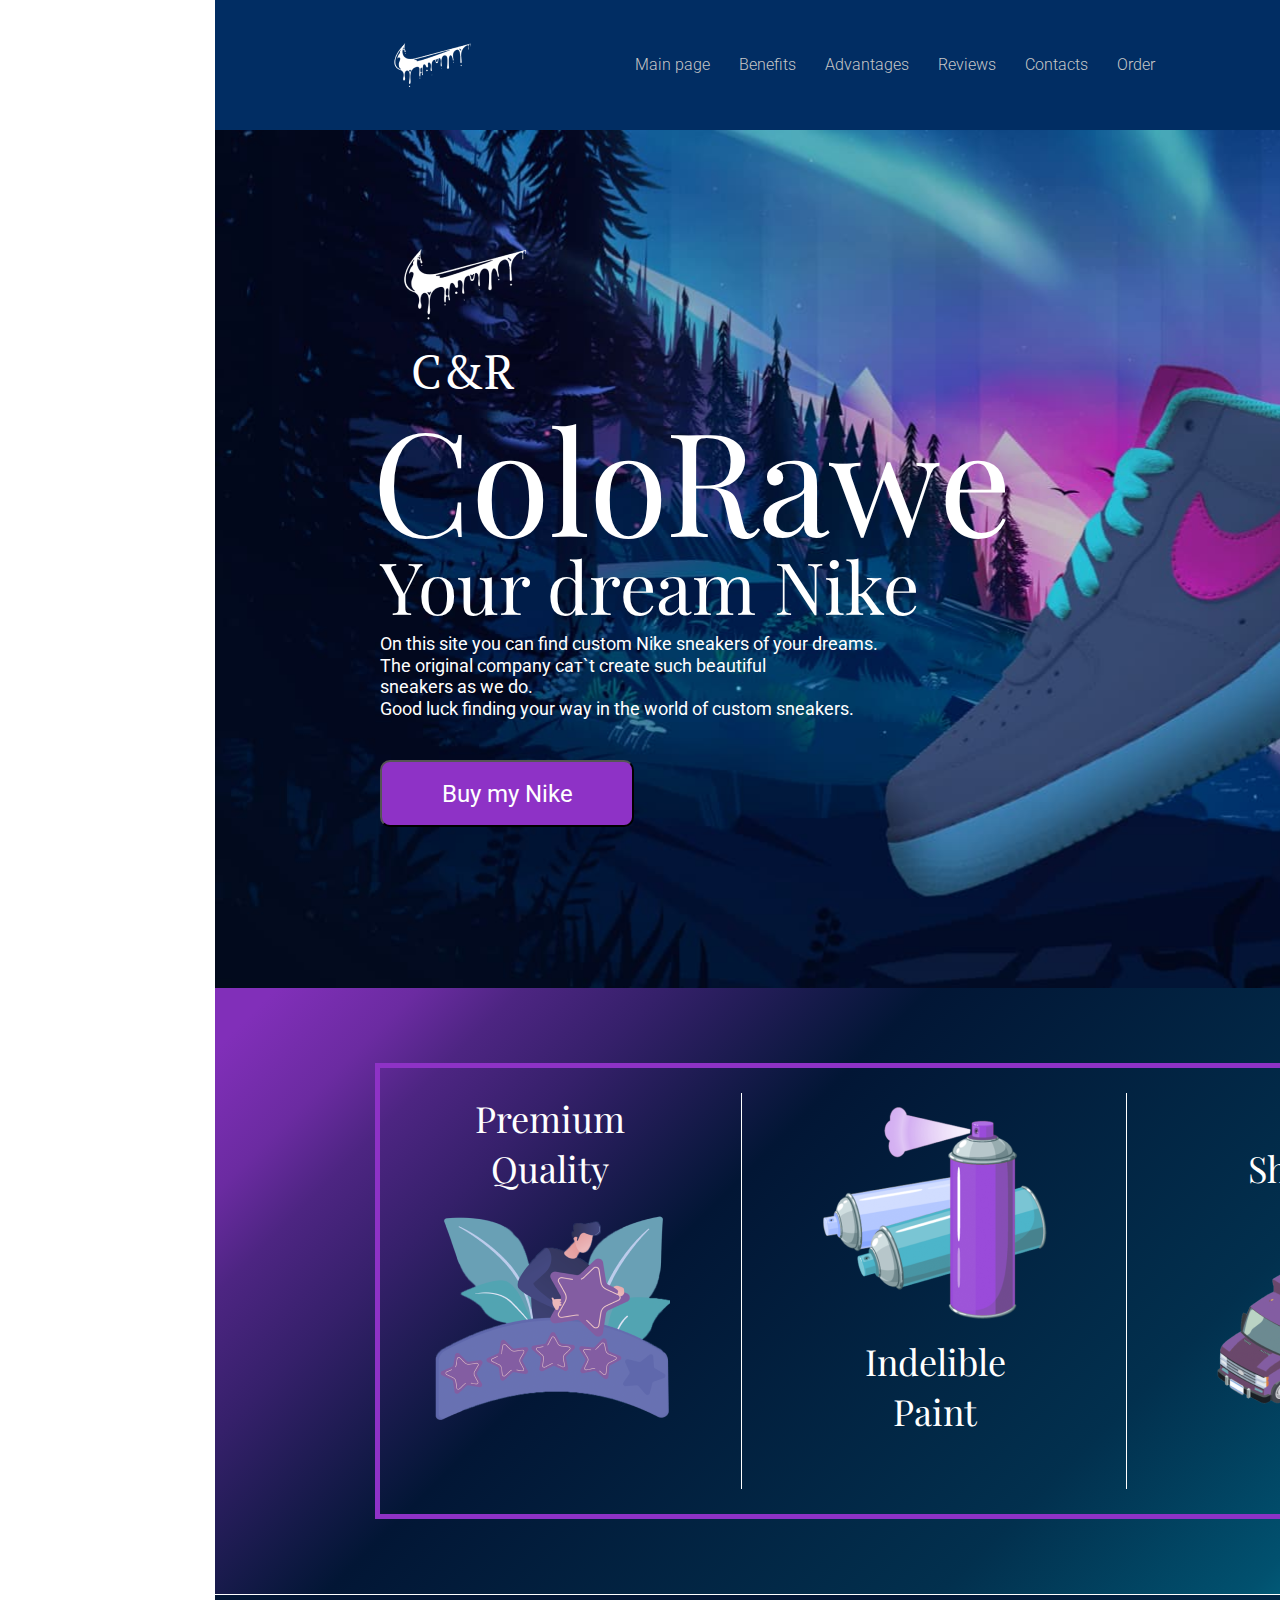
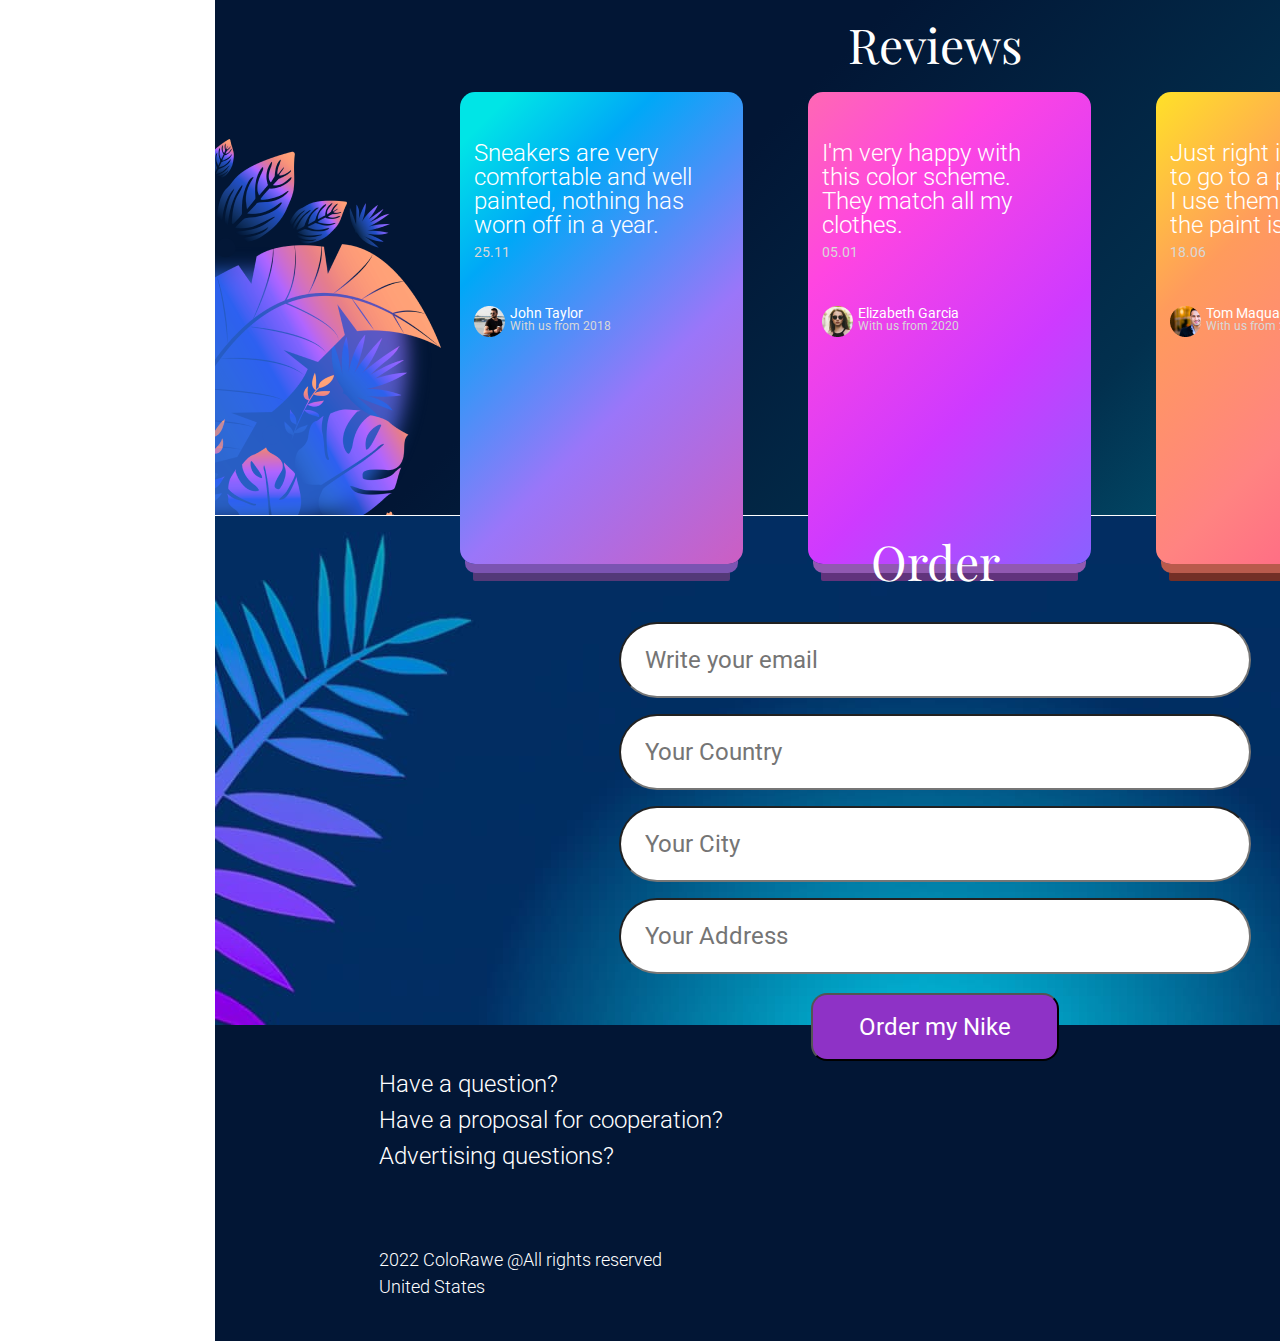
<file: index.html>
<!DOCTYPE html>
<html lang="en">
  <head>
    <meta charset="UTF-8" />
    <meta name="viewport" content="width=device-width, initial-scale=1.0" />
    <link rel="shorticon icon" href="./images/header-nike/header-nike_1.png" />
    <title>ColorRave</title>
    <link rel="stylesheet" href="./css/reset.css" />
    <link
      rel="stylesheet"
      href="https://cdnjs.cloudflare.com/ajax/libs/modern-normalize/2.0.0/modern-normalize.min.css"
      integrity="sha512-4xo8blKMVCiXpTaLzQSLSw3KFOVPWhm/TRtuPVc4WG6kUgjH6J03IBuG7JZPkcWMxJ5huwaBpOpnwYElP/m6wg=="
      crossorigin="anonymous"
      referrerpolicy="no-referrer"
    />
    <link
      href="https://fonts.googleapis.com/css2?family=PT+Serif:ital,wght@0,400;0,700;1,400;1,700&family=Playfair+Display:ital,wght@0,400..900;1,400..900&family=Roboto:ital,wght@0,100;0,300;0,400;0,500;0,700;0,900;1,100;1,300;1,400;1,500;1,700;1,900&display=swap"
      rel="stylesheet"
    />
    <link rel="stylesheet" href="./css/styles.css" />
  </head>
  <body>
    <div class="container">
      <header class="header">
        <nav class="nav">
          <ul class="nav-list-left">
            <li class="nav-img">
              <img
                src="./images/header-nike/header-nike_1.png"
                alt="nike_logo"
              />
            </li>
            <li class="nav-item-left"><a href="#">Main page</a></li>
            <li class="nav-item-left"><a href="#">Benefits</a></li>
            <li class="nav-item-left"><a href="#">Advantages</a></li>
            <li class="nav-item-left"><a href="#">Reviews</a></li>
            <li class="nav-item-left"><a href="#">Contacts</a></li>
            <li class="nav-item-left"><a href="#">Order</a></li>
          </ul>
          <ul class="nav-list-right">
            <li class="right-list">
              Languages
              <ul class="dropdown-menus">
                <li class="nav-item-right">
                  <a href="./pages/ukr-version.html">Ua</a>
                </li>
                <li class="nav-item-right">
                  <a href="./index.html">Eng</a>
                </li>
                <li class="nav-item-right">
                  <a href="./pages/spanish-version.html">Es</a>
                </li>
                <li class="nav-item-right">
                  <a href="./pages/chinese-version.html">Zh</a>
                </li>
                <li class="nav-item-right">
                  <a href="./pages/arabic-version.html">Ar</a>
                </li>
                <li class="nav-item-right">
                  <a href="./pages/french-version.html">Fr</a>
                </li>
              </ul>
            </li>
          </ul>
        </nav>
      </header>
      <main>
        <section class="hero">
          <img src="./images/hero-nike/hero-nike_1.png" alt="nike-logo" />
          <h3 class="logo">C&R</h3>
          <h1 class="tagline">ColoRawe</h1>
          <h2 class="subtagline">Your dream Nike</h2>
          <p class="hero-description">
            On this site you can find custom Nike sneakers of your dreams.
            <br />
            The original company caт`t create such beautiful <br />
            sneakers as we do. <br />
            Good luck finding your way in the world of custom sneakers.
          </p>
          <button class="hero-button" type="button">Buy my Nike</button>
        </section>
        <section class="advantages">
          <div class="advantages-container">
            <div class="advantages-item">
              <h3>
                Premium <br />
                Quality
              </h3>
              <img
                src="./images/advantages/advantages_1.jpg"
                alt="Premium Quality"
              />
            </div>
            <div class="advantages-item">
              <img
                src="./images/advantages/advantages_2.jpg"
                alt="Indelible Paint"
              />
              <h3>
                Indelible <br />
                Paint
              </h3>
            </div>
            <div class="advantages-item">
              <h3>
                Fast <br />
                Shipping
              </h3>
              <img
                src="./images/advantages/advantages_3.jpg"
                alt="Fast Shipping"
              />
            </div>
          </div>
        </section>
        <section class="reviews">
          <h2>Reviews</h2>
          <div class="review-cards">
            <div class="review-card">
              <p class="review-text">
                Sneakers are very <br />
                comfortable and well <br />
                painted, nothing has <br />
                worn off in a year.
              </p>
              <p class="date">25.11</p>
              <div class="review-footer">
                <img
                  src="./images/buyer-avatars/buyer-avatars_1.jpg"
                  alt="John Taylor"
                  class="review-img"
                />
                <p class="name">John Taylor</p>
                <p class="description">With us from 2018</p>
              </div>
            </div>
            <div class="review-card">
              <p class="review-text">
                I'm very happy with <br />
                this color scheme. <br />
                They match all my <br />
                clothes.
              </p>
              <p class="date">05.01</p>
              <div class="review-footer">
                <img
                  src="./images/buyer-avatars/buyer-avatars_2.jpg"
                  alt="Elizabeth Garcia"
                  class="review-img"
                />
                <p class="name">Elizabeth Garcia</p>
                <p class="description">With us from 2020</p>
              </div>
            </div>
            <div class="review-card">
              <p class="review-text">
                Just right if you need <br />
                to go to a party. <br />
                I use them actively, <br />
                the paint is super.
              </p>
              <p class="date">18.06</p>
              <div class="review-footer">
                <img
                  src="./images/buyer-avatars/buyer-avatars_3.jpg"
                  alt="Tom Maquare"
                  class="review-img"
                />
                <p class="name">Tom Maquare</p>
                <p class="description">With us from 2019</p>
              </div>
            </div>
          </div>
        </section>
        <section class="order">
          <h2>Order</h2>
          <div class="order-container">
            <form name="signup_form" autocomplete="on" novalidate>
              <label for="email"></label><br />
              <input
                type="email"
                id="email"
                name="email"
                class="form-input form-input-large"
                placeholder="Write your email"
                required
              /><br />

              <label for="country"></label><br />
              <input
                type="text"
                id="country"
                name="country"
                class="form-input"
                placeholder="Your Country"
                required
              /><br />

              <label for="city"></label><br />
              <input
                type="text"
                id="city"
                name="city"
                class="form-input"
                placeholder="Your City"
                required
              /><br />

              <label for="adress"></label><br />
              <input
                type="text"
                id="adress"
                name="adress"
                class="form-input"
                placeholder="Your Address"
                required
              /><br />
              <button class="order-button" type="submit">Order my Nike</button>
            </form>
          </div>
        </section>
      </main>
      <footer class="footer">
        <div class="left-information">
          <p class="left-text">Have a question?</p>
          <p class="left-text">Have a proposal for cooperation?</p>
          <p class="left-text">Advertising questions?</p>
          <div class="left-bottom">
            <p class="left-text-bottom">2022 ColoRawe @All rights reserved</p>
            <p class="left-text-bottom">United States</p>
          </div>
        </div>
        <div class="right-information">
          <a href="#" class="right-link">ColoRawe_support@gmail.com</a>
          <a href="#" class="right-link">ColoRawe_Cooperation@gmail.com</a>
          <a href="#" class="right-link">ColoRawe_Advertising@gmail.com</a>
          <div class="right-bottom">
            <img
              src="./images/footer-nike/footer-nike_1.png"
              alt="nike-logo"
              class="right-image"
            />
            <p class="right-text">С&R</p>
          </div>
        </div>
      </footer>
    </div>
  </body>
</html>
</file>
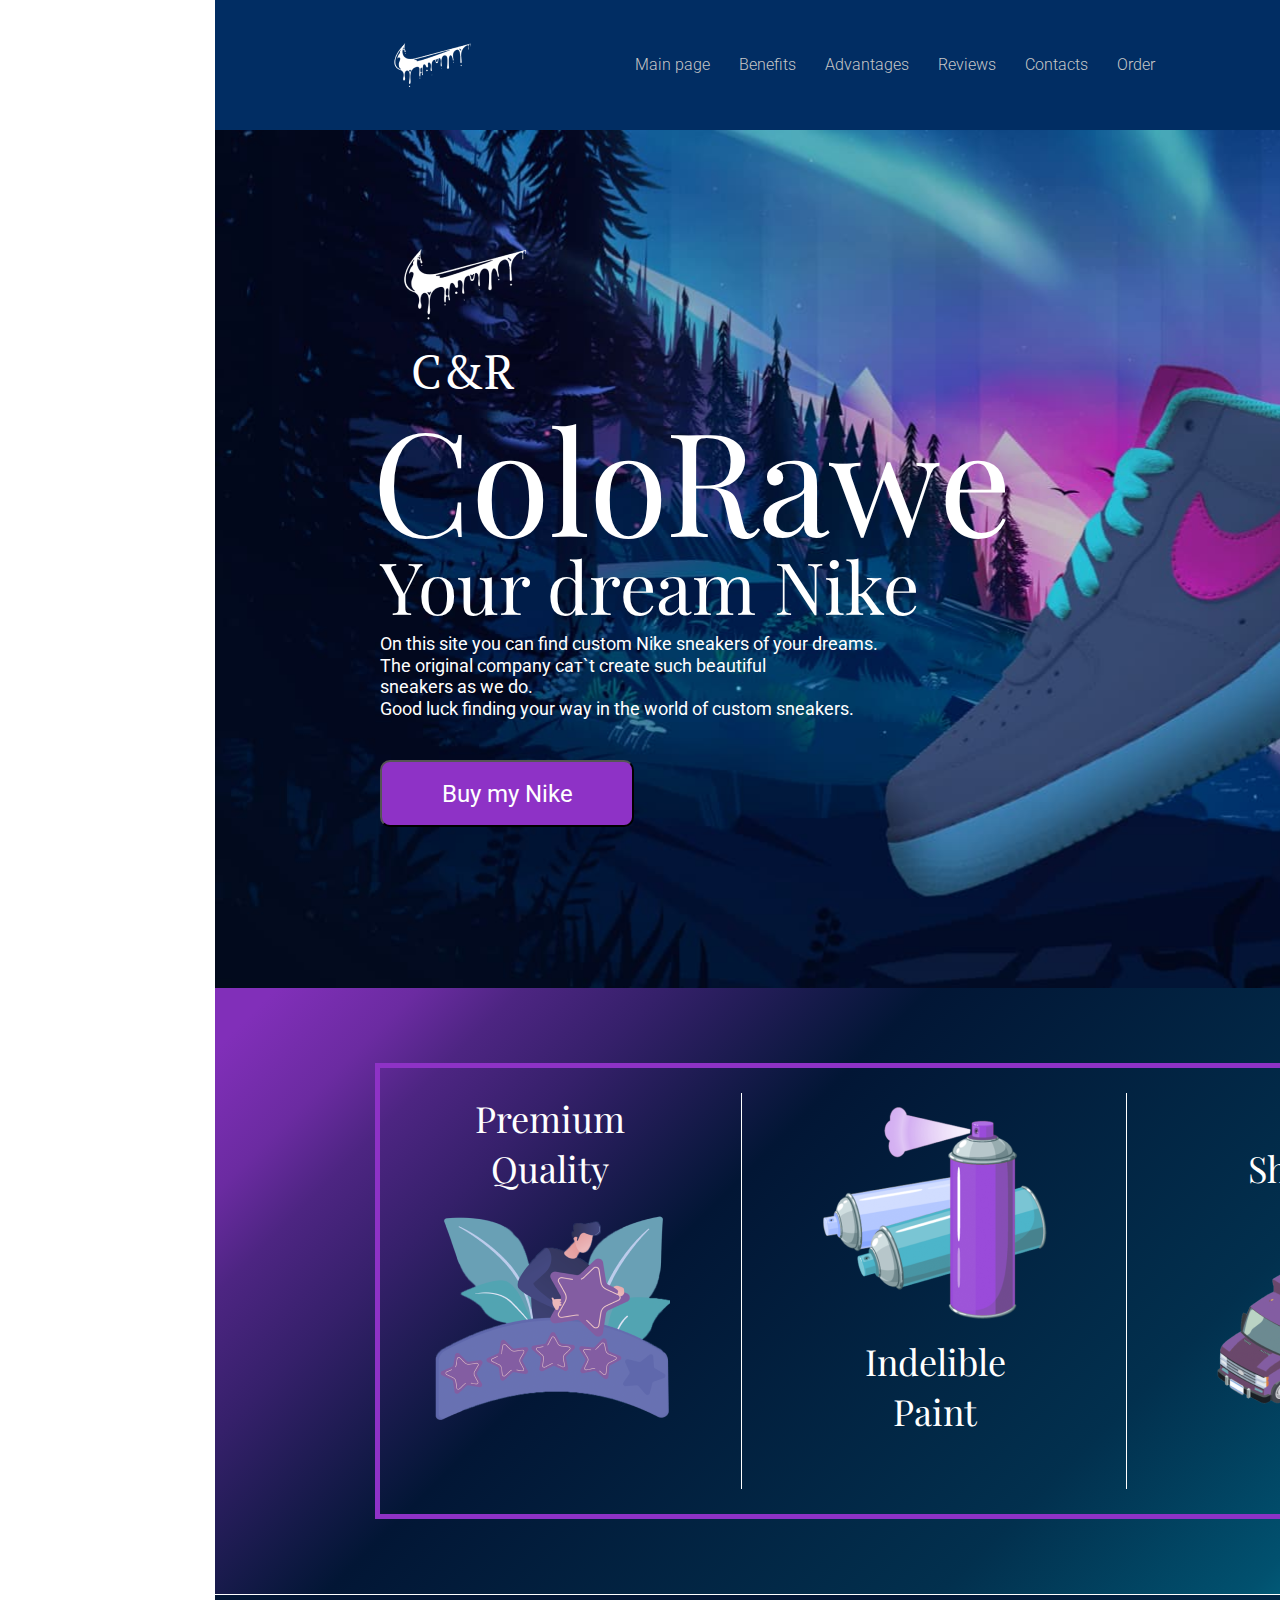
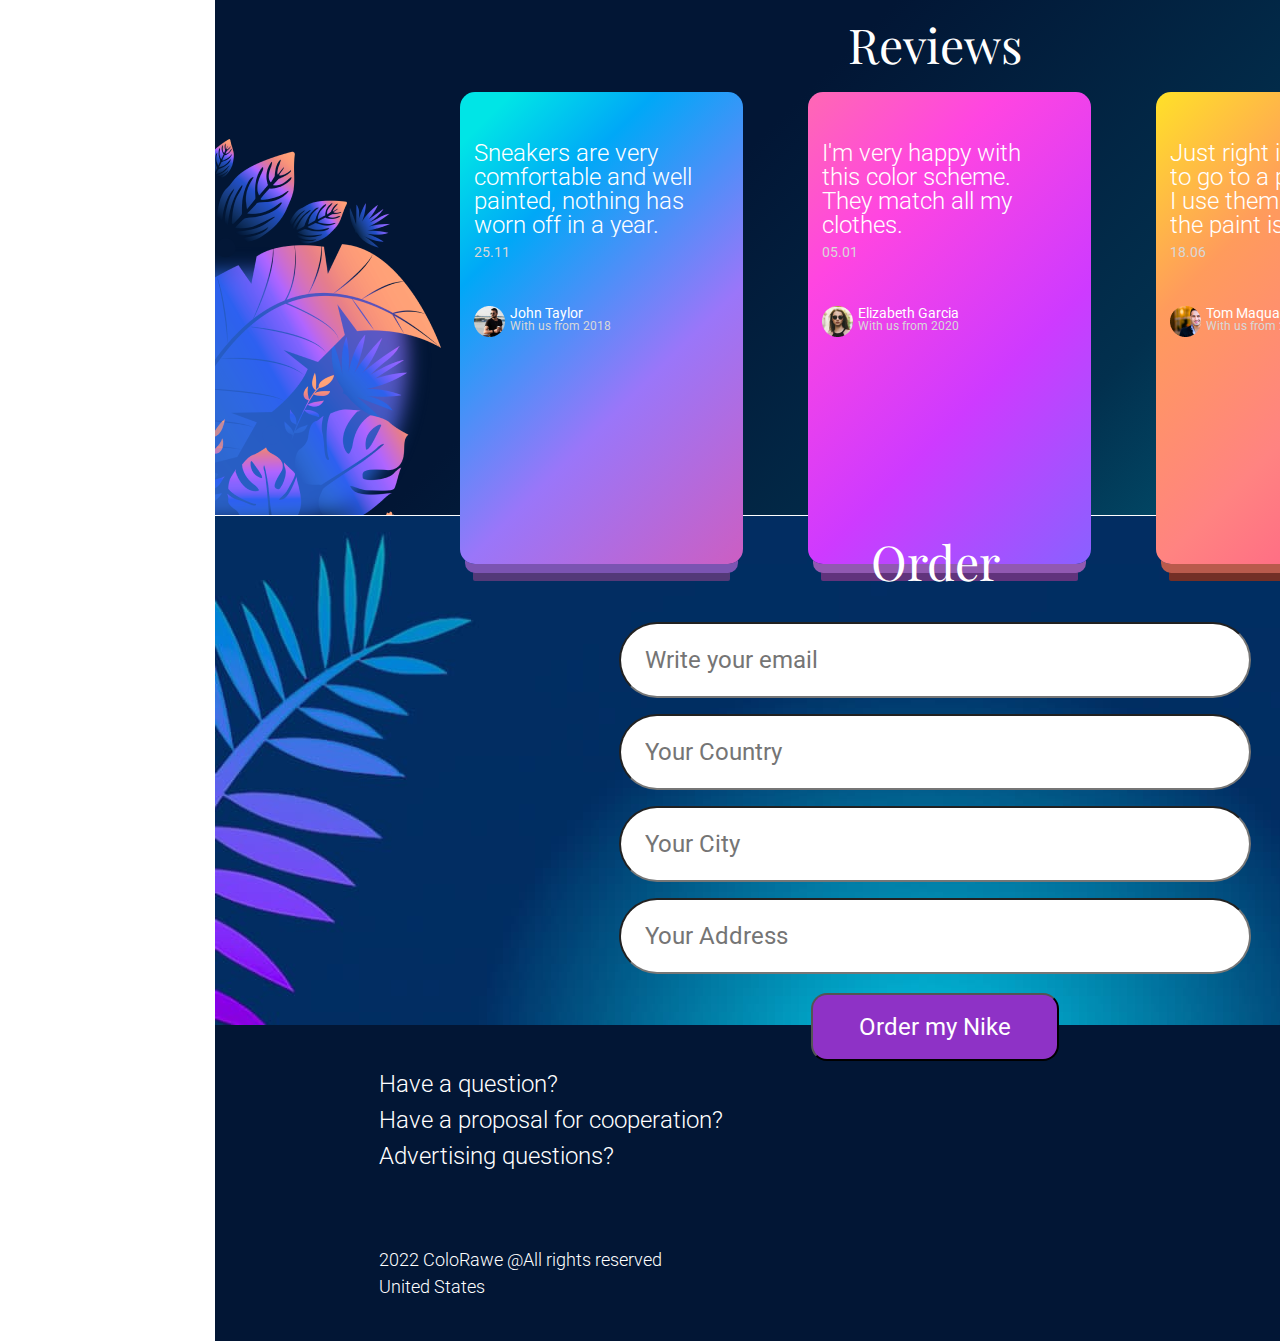
<file: pages/index.html>
<!DOCTYPE html>
<html lang="en">
  <head>
    <meta charset="UTF-8" />
    <meta name="viewport" content="width=device-width, initial-scale=1.0" />
    <link rel="shorticon icon" href="../images/header-nike/header-nike_1.png" />
    <title>ColorRave</title>
    <link rel="stylesheet" href="../css/reset.css" />
    <link
      rel="stylesheet"
      href="https://cdnjs.cloudflare.com/ajax/libs/modern-normalize/2.0.0/modern-normalize.min.css"
      integrity="sha512-4xo8blKMVCiXpTaLzQSLSw3KFOVPWhm/TRtuPVc4WG6kUgjH6J03IBuG7JZPkcWMxJ5huwaBpOpnwYElP/m6wg=="
      crossorigin="anonymous"
      referrerpolicy="no-referrer"
    />
    <link
      href="https://fonts.googleapis.com/css2?family=PT+Serif:ital,wght@0,400;0,700;1,400;1,700&family=Playfair+Display:ital,wght@0,400..900;1,400..900&family=Roboto:ital,wght@0,100;0,300;0,400;0,500;0,700;0,900;1,100;1,300;1,400;1,500;1,700;1,900&display=swap"
      rel="stylesheet"
    />
    <link rel="stylesheet" href="../css/styles.css" />
  </head>
  <body>
    <div class="container">
      <header class="header">
        <nav class="nav">
          <ul class="nav-list-left">
            <li class="nav-img">
              <img
                src="../images/header-nike/header-nike_1.png"
                alt="nike_logo"
              />
            </li>
            <li class="nav-item-left"><a href="#">Main page</a></li>
            <li class="nav-item-left"><a href="#">Benefits</a></li>
            <li class="nav-item-left"><a href="#">Advantages</a></li>
            <li class="nav-item-left"><a href="#">Reviews</a></li>
            <li class="nav-item-left"><a href="#">Contacts</a></li>
            <li class="nav-item-left"><a href="#">Order</a></li>
          </ul>
          <ul class="nav-list-right">
            <li class="right-list">
              Languages
              <ul class="dropdown-menus">
                <li class="nav-item-right">
                  <a href="/pages/ukr-version.html">Ua</a>
                </li>
                <li class="nav-item-right">
                  <a href="/pages/index.html">Eng</a>
                </li>
                <li class="nav-item-right">
                  <a href="/pages/spanish-version.html">Es</a>
                </li>
                <li class="nav-item-right">
                  <a href="/pages/chinese-version.html">Zh</a>
                </li>
                <li class="nav-item-right">
                  <a href="/pages/arabic-version.html">Ar</a>
                </li>
                <li class="nav-item-right">
                  <a href="/pages/french-version.html">Fr</a>
                </li>
              </ul>
            </li>
          </ul>
        </nav>
      </header>
      <main>
        <section class="hero">
          <img src="../images/hero-nike/hero-nike_1.png" alt="nike-logo" />
          <h3 class="logo">C&R</h3>
          <h1 class="tagline">ColoRawe</h1>
          <h2 class="subtagline">Your dream Nike</h2>
          <p class="hero-description">
            On this site you can find custom Nike sneakers of your dreams.
            <br />
            The original company caт`t create such beautiful <br />
            sneakers as we do. <br />
            Good luck finding your way in the world of custom sneakers.
          </p>
          <button class="hero-button" type="button">Buy my Nike</button>
        </section>
        <section class="advantages">
          <div class="advantages-container">
            <div class="advantages-item">
              <h3>
                Premium <br />
                Quality
              </h3>
              <img
                src="../images/advantages/advantages_1.jpg"
                alt="Premium Quality"
              />
            </div>
            <div class="advantages-item">
              <img
                src="../images/advantages/advantages_2.jpg"
                alt="Indelible Paint"
              />
              <h3>
                Indelible <br />
                Paint
              </h3>
            </div>
            <div class="advantages-item">
              <h3>
                Fast <br />
                Shipping
              </h3>
              <img
                src="../images/advantages/advantages_3.jpg"
                alt="Fast Shipping"
              />
            </div>
          </div>
        </section>
        <section class="reviews">
          <h2>Reviews</h2>
          <div class="review-cards">
            <div class="review-card">
              <p class="review-text">
                Sneakers are very <br />
                comfortable and well <br />
                painted, nothing has <br />
                worn off in a year.
              </p>
              <p class="date">25.11</p>
              <div class="review-footer">
                <img
                  src="../images/buyer-avatars/buyer-avatars_1.jpg"
                  alt="John Taylor"
                  class="review-img"
                />
                <p class="name">John Taylor</p>
                <p class="description">With us from 2018</p>
              </div>
            </div>
            <div class="review-card">
              <p class="review-text">
                I'm very happy with <br />
                this color scheme. <br />
                They match all my <br />
                clothes.
              </p>
              <p class="date">05.01</p>
              <div class="review-footer">
                <img
                  src="../images/buyer-avatars/buyer-avatars_2.jpg"
                  alt="Elizabeth Garcia"
                  class="review-img"
                />
                <p class="name">Elizabeth Garcia</p>
                <p class="description">With us from 2020</p>
              </div>
            </div>
            <div class="review-card">
              <p class="review-text">
                Just right if you need <br />
                to go to a party. <br />
                I use them actively, <br />
                the paint is super.
              </p>
              <p class="date">18.06</p>
              <div class="review-footer">
                <img
                  src="../images/buyer-avatars/buyer-avatars_3.jpg"
                  alt="Tom Maquare"
                  class="review-img"
                />
                <p class="name">Tom Maquare</p>
                <p class="description">With us from 2019</p>
              </div>
            </div>
          </div>
        </section>
        <section class="order">
          <h2>Order</h2>
          <div class="order-container">
            <form name="signup_form" autocomplete="on" novalidate>
              <label for="email"></label><br />
              <input
                type="email"
                id="email"
                name="email"
                class="form-input form-input-large"
                placeholder="Write your email"
                required
              /><br />

              <label for="country"></label><br />
              <input
                type="text"
                id="country"
                name="country"
                class="form-input"
                placeholder="Your Country"
                required
              /><br />

              <label for="city"></label><br />
              <input
                type="text"
                id="city"
                name="city"
                class="form-input"
                placeholder="Your City"
                required
              /><br />

              <label for="adress"></label><br />
              <input
                type="text"
                id="adress"
                name="adress"
                class="form-input"
                placeholder="Your Address"
                required
              /><br />
              <button class="order-button" type="submit">Order my Nike</button>
            </form>
          </div>
        </section>
      </main>
      <footer class="footer">
        <div class="left-information">
          <p class="left-text">Have a question?</p>
          <p class="left-text">Have a proposal for cooperation?</p>
          <p class="left-text">Advertising questions?</p>
          <div class="left-bottom">
            <p class="left-text-bottom">2022 ColoRawe @All rights reserved</p>
            <p class="left-text-bottom">United States</p>
          </div>
        </div>
        <div class="right-information">
          <a href="#" class="right-link">ColoRawe_support@gmail.com</a>
          <a href="#" class="right-link">ColoRawe_Cooperation@gmail.com</a>
          <a href="#" class="right-link">ColoRawe_Advertising@gmail.com</a>
          <div class="right-bottom">
            <img
              src="../images/footer-nike/footer-nike_1.png"
              alt="nike-logo"
              class="right-image"
            />
            <p class="right-text">С&R</p>
          </div>
        </div>
      </footer>
    </div>
  </body>
</html>
</file>
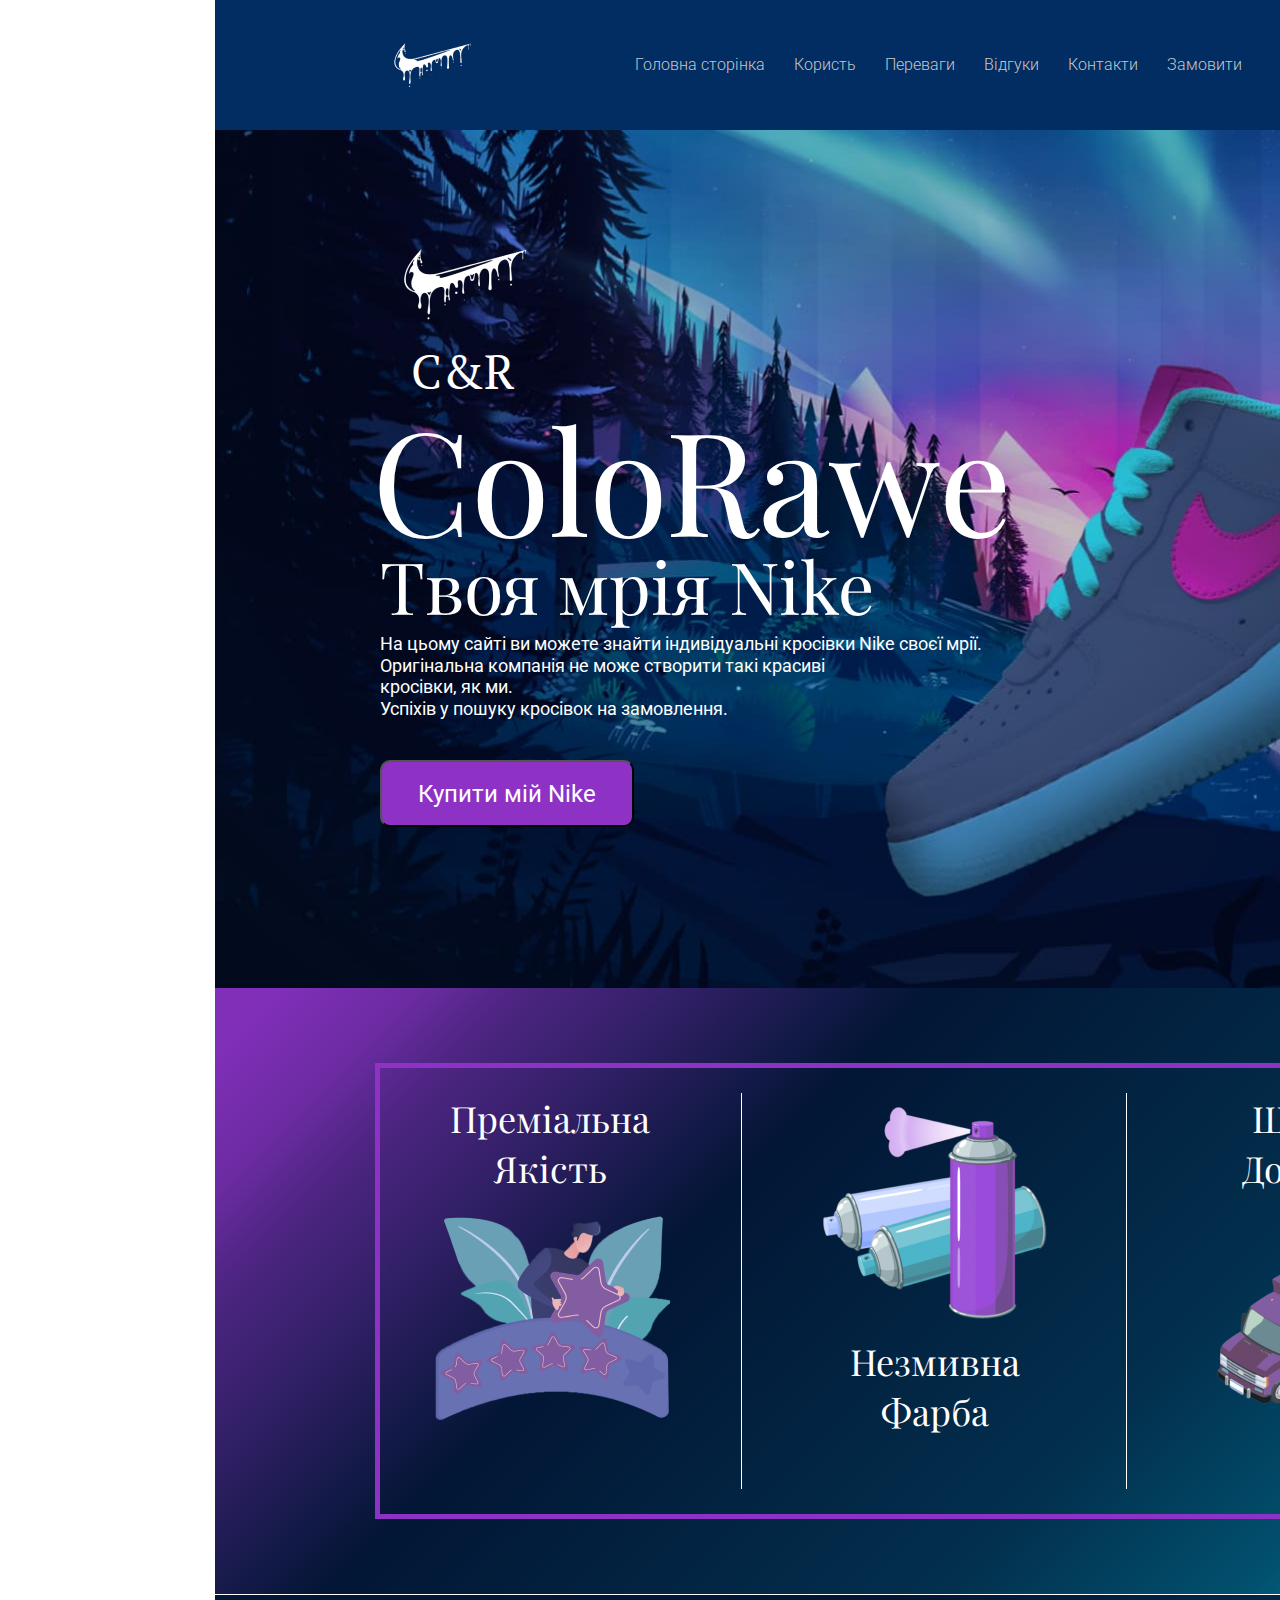
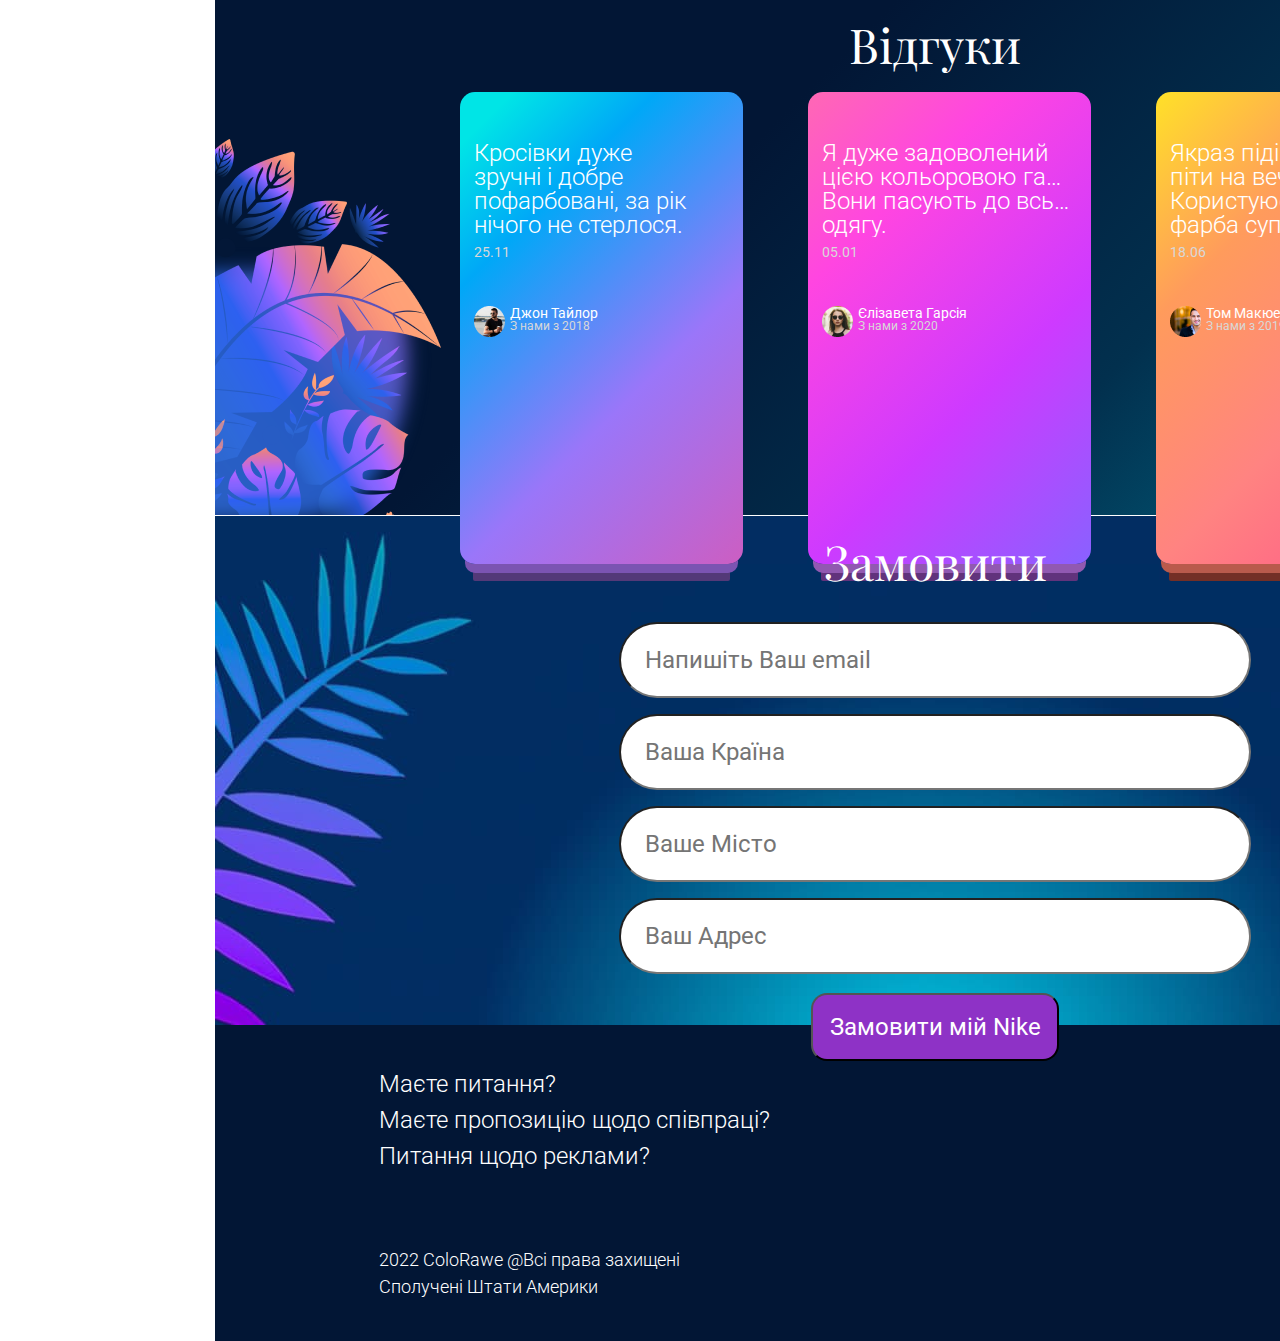
<file: ukr-version.html>
<!DOCTYPE html>
<html lang="Ua">
  <head>
    <meta charset="UTF-8" />
    <meta name="viewport" content="width=device-width, initial-scale=1.0" />
    <link rel="shorticon icon" href="./images/header-nike/header-nike_1.png" />
    <title>ColorRave</title>
    <link rel="stylesheet" href="./css/reset.css" />
    <link
      rel="stylesheet"
      href="https://cdnjs.cloudflare.com/ajax/libs/modern-normalize/2.0.0/modern-normalize.min.css"
      integrity="sha512-4xo8blKMVCiXpTaLzQSLSw3KFOVPWhm/TRtuPVc4WG6kUgjH6J03IBuG7JZPkcWMxJ5huwaBpOpnwYElP/m6wg=="
      crossorigin="anonymous"
      referrerpolicy="no-referrer"
    />
    <link
      href="https://fonts.googleapis.com/css2?family=PT+Serif:ital,wght@0,400;0,700;1,400;1,700&family=Playfair+Display:ital,wght@0,400..900;1,400..900&family=Roboto:ital,wght@0,100;0,300;0,400;0,500;0,700;0,900;1,100;1,300;1,400;1,500;1,700;1,900&display=swap"
      rel="stylesheet"
    />
    <link rel="stylesheet" href="./css/styles.css" />
  </head>
  <body>
    <div class="container">
      <header class="header">
        <nav class="nav">
          <ul class="nav-list-left">
            <li class="nav-img">
              <img
                src="./images/header-nike/header-nike_1.png"
                alt="nike_logo"
              />
            </li>
            <li class="nav-item-left"><a href="#">Головна сторінка</a></li>
            <li class="nav-item-left"><a href="#">Користь</a></li>
            <li class="nav-item-left"><a href="#">Переваги</a></li>
            <li class="nav-item-left"><a href="#">Відгуки</a></li>
            <li class="nav-item-left"><a href="#">Контакти</a></li>
            <li class="nav-item-left"><a href="#">Замовити</a></li>
          </ul>
          <ul class="nav-list-right">
            <li class="nav-item-right"><a href="./ukr-version.html">Ua</a></li>
            <li class="nav-item-right"><a href="./index.html">Eng</a></li>
          </ul>
        </nav>
      </header>
      <main>
        <section class="hero">
          <img src="./images/hero-nike/hero-nike_1.png" alt="nike-logo" />
          <h3 class="logo">C&R</h3>
          <h1 class="tagline">ColoRawe</h1>
          <h2 class="subtagline">Твоя мрія Nike</h2>
          <p class="hero-description">
            На цьому сайті ви можете знайти індивідуальні кросівки Nike своєї
            мрії.
            <br />
            Оригінальна компанія не може створити такі красиві <br />
            кросівки, як ми. <br />
            Успіхів у пошуку кросівок на замовлення.
          </p>
          <button class="hero-button" type="button">Купити мій Nike</button>
        </section>
        <section class="advantages">
          <div class="advantages-container">
            <div class="advantages-item">
              <h3>
                Преміальна <br />
                Якість
              </h3>
              <img
                src="./images/advantages/advantages_1.jpg"
                alt="Premium Quality"
              />
            </div>
            <div class="advantages-item">
              <img
                src="./images/advantages/advantages_2.jpg"
                alt="Indelible Paint"
              />
              <h3>
                Незмивна <br />
                Фарба
              </h3>
            </div>
            <div class="advantages-item">
              <h3>
                Швидка <br />
                Доставка
              </h3>
              <img
                src="./images/advantages/advantages_3.jpg"
                alt="Fast Shipping"
              />
            </div>
          </div>
        </section>
        <section class="reviews">
          <h2>Відгуки</h2>
          <div class="review-cards">
            <div class="review-card">
              <p class="review-text">
                Кросівки дуже <br />
                зручні і добре <br />
                пофарбовані, за рік <br />
                нічого не стерлося.
              </p>
              <p class="date">25.11</p>
              <div class="review-footer">
                <img
                  src="./images/buyer-avatars/buyer-avatars_1.jpg"
                  alt="John Taylor"
                  class="review-img"
                />
                <p class="name">Джон Тайлор</p>
                <p class="description">З нами з 2018</p>
              </div>
            </div>
            <div class="review-card">
              <p class="review-text">
                Я дуже задоволений <br />
                цією кольоровою гамою. <br />
                Вони пасують до всього мого <br />
                одягу.
              </p>
              <p class="date">05.01</p>
              <div class="review-footer">
                <img
                  src="./images/buyer-avatars/buyer-avatars_2.jpg"
                  alt="Elizabeth Garcia"
                  class="review-img"
                />
                <p class="name">Єлізавета Гарсія</p>
                <p class="description">З нами з 2020</p>
              </div>
            </div>
            <div class="review-card">
              <p class="review-text">
                Якраз підійде, якщо вам потрібно <br />
                піти на вечірку. <br />
                Користуюся активно, <br />
                фарба супер.
              </p>
              <p class="date">18.06</p>
              <div class="review-footer">
                <img
                  src="./images/buyer-avatars/buyer-avatars_3.jpg"
                  alt="Tom Maquare"
                  class="review-img"
                />
                <p class="name">Том Макюер</p>
                <p class="description">З нами з 2019</p>
              </div>
            </div>
          </div>
        </section>
        <section class="order">
          <h2>Замовити</h2>
          <div class="order-container">
            <form name="signup_form" autocomplete="on" novalidate>
              <label for="email"></label><br />
              <input
                type="email"
                id="email"
                name="email"
                class="form-input form-input-large"
                placeholder="Напишіть Ваш email"
                required
              /><br />

              <label for="country"></label><br />
              <input
                type="text"
                id="country"
                name="country"
                class="form-input"
                placeholder="Ваша Країна"
                required
              /><br />

              <label for="city"></label><br />
              <input
                type="text"
                id="city"
                name="city"
                class="form-input"
                placeholder="Ваше Місто"
                required
              /><br />

              <label for="adress"></label><br />
              <input
                type="text"
                id="adress"
                name="adress"
                class="form-input"
                placeholder="Ваш Адрес"
                required
              /><br />
              <button class="order-button" type="submit">Замовити мій Nike</button>
            </form>
          </div>
        </section>
      </main>
      <footer class="footer">
        <div class="left-information">
          <p class="left-text">Маєте питання?</p>
          <p class="left-text">Маєте пропозицію щодо співпраці?</p>
          <p class="left-text">Питання щодо реклами?</p>
          <div class="left-bottom">
            <p class="left-text-bottom">2022 ColoRawe @Всі права захищені</p>
            <p class="left-text-bottom">Сполучені Штати Америки</p>
          </div>
        </div>
        <div class="right-information">
          <a href="#" class="right-link">ColoRawe_support@gmail.com</a>
          <a href="#" class="right-link">ColoRawe_Cooperation@gmail.com</a>
          <a href="#" class="right-link">ColoRawe_Advertising@gmail.com</a>
          <div class="right-bottom">
            <img
              src="./images/footer-nike/footer-nike_1.png"
              alt="nike-logo"
              class="right-image"
            />
            <p class="right-text">С&R</p>
          </div>
        </div>
      </footer>
    </div>
  </body>
</html>
</file>
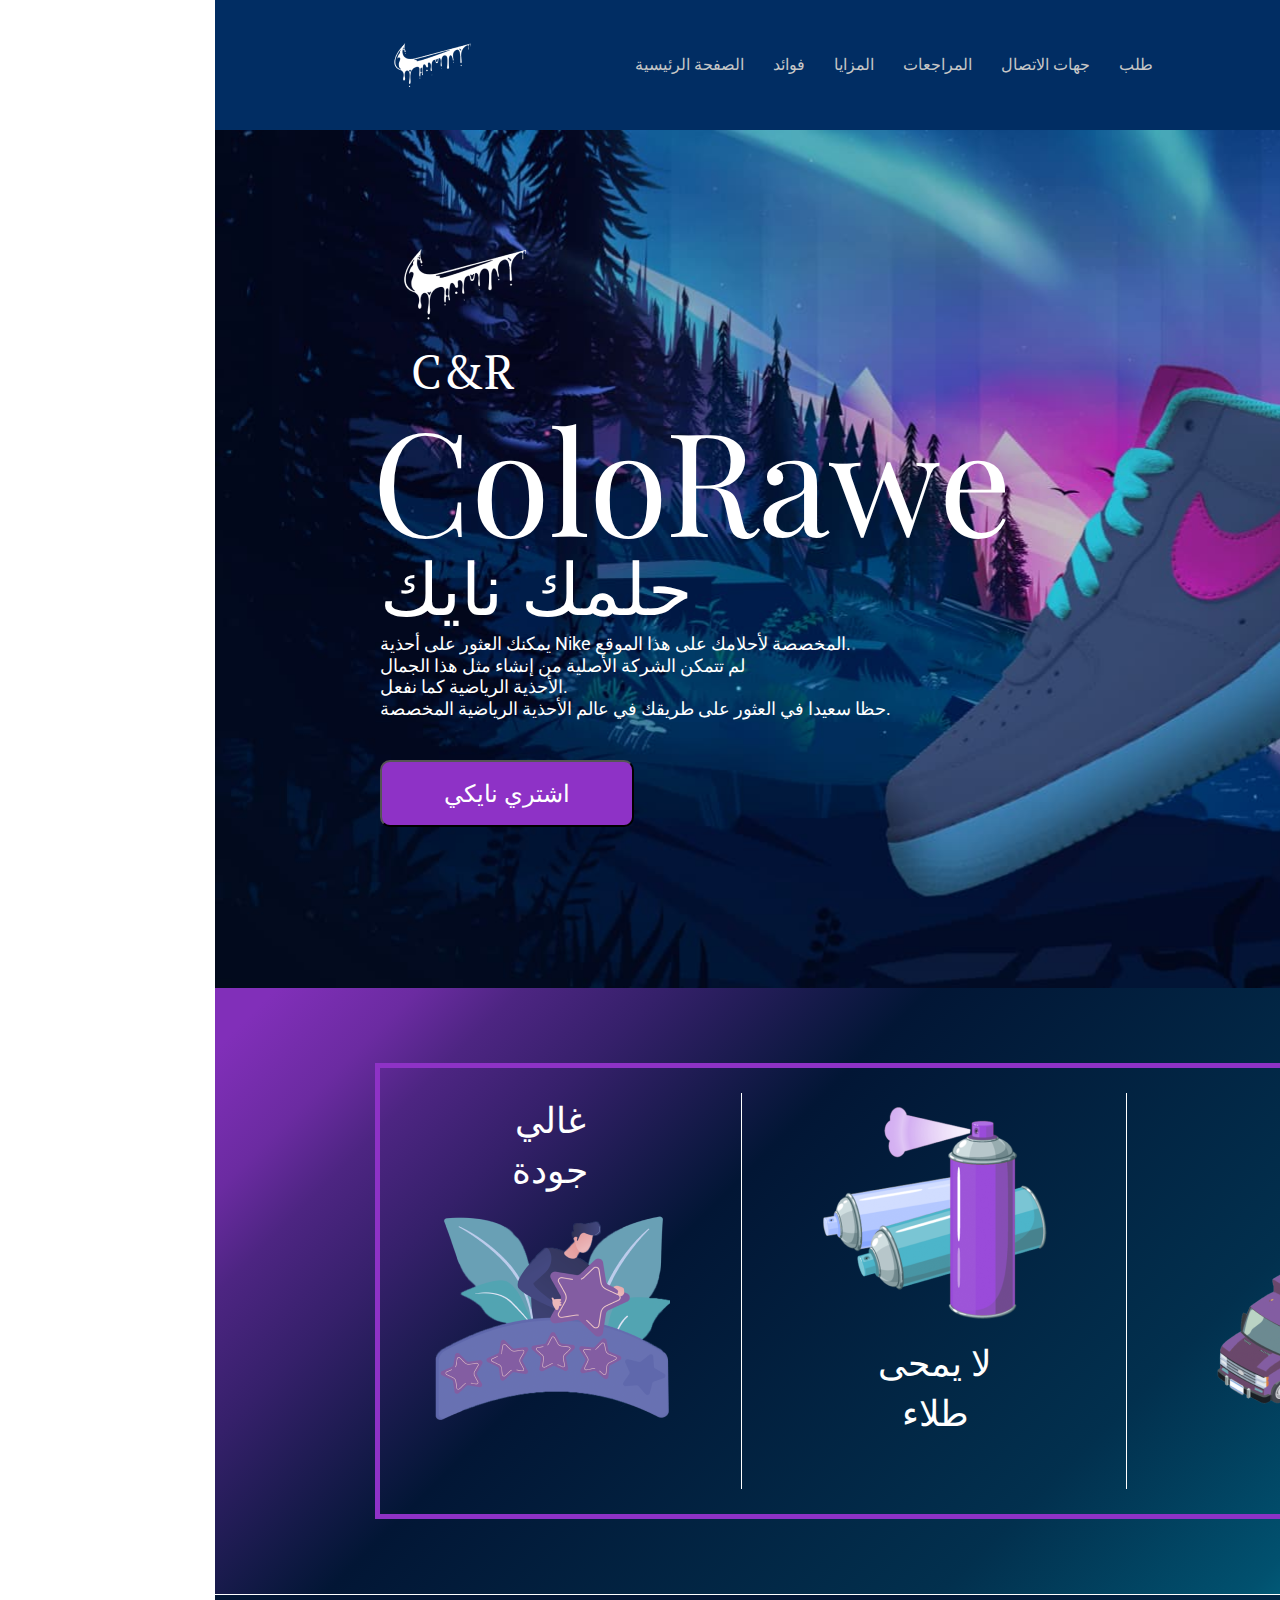
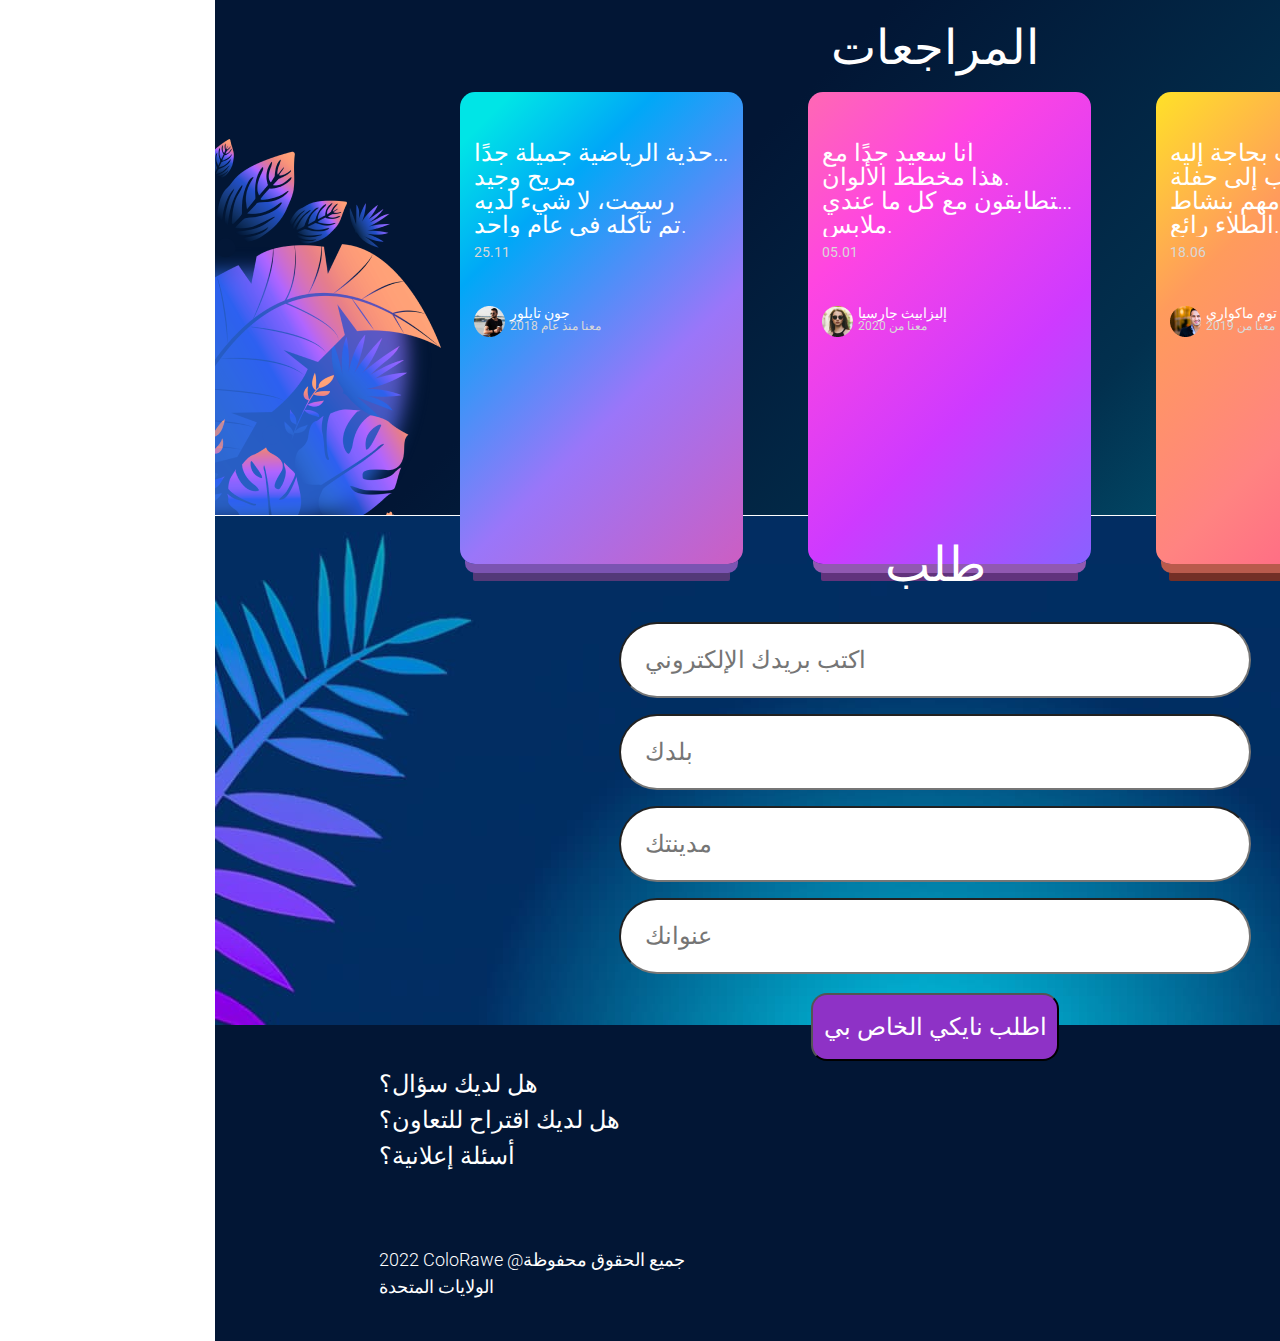
<file: pages/arabic-version.html>
<!DOCTYPE html>
<html lang="ar">
  <head>
    <meta charset="UTF-8" />
    <meta name="viewport" content="width=device-width, initial-scale=1.0" />
    <link rel="shorticon icon" href="../images/header-nike/header-nike_1.png" />
    <title>ColorRave</title>
    <link rel="stylesheet" href="../css/reset.css" />
    <link
      rel="stylesheet"
      href="https://cdnjs.cloudflare.com/ajax/libs/modern-normalize/2.0.0/modern-normalize.min.css"
      integrity="sha512-4xo8blKMVCiXpTaLzQSLSw3KFOVPWhm/TRtuPVc4WG6kUgjH6J03IBuG7JZPkcWMxJ5huwaBpOpnwYElP/m6wg=="
      crossorigin="anonymous"
      referrerpolicy="no-referrer"
    />
    <link
      href="https://fonts.googleapis.com/css2?family=PT+Serif:ital,wght@0,400;0,700;1,400;1,700&family=Playfair+Display:ital,wght@0,400..900;1,400..900&family=Roboto:ital,wght@0,100;0,300;0,400;0,500;0,700;0,900;1,100;1,300;1,400;1,500;1,700;1,900&display=swap"
      rel="stylesheet"
    />
    <link rel="stylesheet" href="../css/styles.css" />
  </head>
  <body>
    <div class="container">
      <header class="header">
        <nav class="nav">
          <ul class="nav-list-left">
            <li class="nav-img">
              <img
                src="../images/header-nike/header-nike_1.png"
                alt="nike_logo"
              />
            </li>
            <li class="nav-item-left"><a href="#">الصفحة الرئيسية</a></li>
            <li class="nav-item-left"><a href="#">فوائد</a></li>
            <li class="nav-item-left"><a href="#">المزايا</a></li>
            <li class="nav-item-left"><a href="#">المراجعات</a></li>
            <li class="nav-item-left"><a href="#">جهات الاتصال</a></li>
            <li class="nav-item-left"><a href="#">طلب</a></li>
          </ul>
          <ul class="nav-list-right">
            <li class="right-list">
              اللغات
              <ul class="dropdown-menus">
                <li class="nav-item-right">
                  <a href="./ukr-version.html">Ua</a>
                </li>
                <li class="nav-item-right">
                  <a href="../index.html">Eng</a>
                </li>
                <li class="nav-item-right">
                  <a href="./spanish-version.html">Es</a>
                </li>
                <li class="nav-item-right">
                  <a href="./chinese-version.html">Zh</a>
                </li>
                <li class="nav-item-right">
                  <a href="./arabic-version.html">Ar</a>
                </li>
                <li class="nav-item-right">
                  <a href="./french-version.html">Fr</a>
                </li>
              </ul>
            </li>
          </ul>
        </nav>
      </header>
      <main>
        <section class="hero">
          <img src="../images/hero-nike/hero-nike_1.png" alt="nike-logo" />
          <h3 class="logo">C&R</h3>
          <h1 class="tagline">ColoRawe</h1>
          <h2 class="subtagline">حلمك نايك</h2>
          <p class="hero-description">
            يمكنك العثور على أحذية Nike المخصصة لأحلامك على هذا الموقع.
            <br />
            لم تتمكن الشركة الأصلية من إنشاء مثل هذا الجمال <br />
            الأحذية الرياضية كما نفعل. <br />
            حظا سعيدا في العثور على طريقك في عالم الأحذية الرياضية المخصصة.
          </p>
          <button class="hero-button" type="button">اشتري نايكي</button>
        </section>
        <section class="advantages">
          <div class="advantages-container">
            <div class="advantages-item">
              <h3>
                غالي <br />
                جودة
              </h3>
              <img
                src="../images/advantages/advantages_1.jpg"
                alt="Premium Quality"
              />
            </div>
            <div class="advantages-item">
              <img
                src="../images/advantages/advantages_2.jpg"
                alt="Indelible Paint"
              />
              <h3>
                لا يمحى <br />
                طلاء
              </h3>
            </div>
            <div class="advantages-item">
              <h3>
                سريع <br />
                شحن
              </h3>
              <img
                src="../images/advantages/advantages_3.jpg"
                alt="Fast Shipping"
              />
            </div>
          </div>
        </section>
        <section class="reviews">
          <h2>المراجعات</h2>
          <div class="review-cards">
            <div class="review-card">
              <p class="review-text">
                الأحذية الرياضية جميلة جدًا <br />
                مريح وجيد <br />
                رسمت، لا شيء لديه <br />
                تم تآكله في عام واحد.
              </p>
              <p class="date">25.11</p>
              <div class="review-footer">
                <img
                  src="../images/buyer-avatars/buyer-avatars_1.jpg"
                  alt="John Taylor"
                  class="review-img"
                />
                <p class="name">جون تايلور</p>
                <p class="description">معنا منذ عام 2018</p>
              </div>
            </div>
            <div class="review-card">
              <p class="review-text">
                أنا سعيد جدًا مع <br />
                هذا مخطط الألوان. <br />
                إنهم يتطابقون مع كل ما عندي <br />
                ملابس.
              </p>
              <p class="date">05.01</p>
              <div class="review-footer">
                <img
                  src="../images/buyer-avatars/buyer-avatars_2.jpg"
                  alt="Elizabeth Garcia"
                  class="review-img"
                />
                <p class="name">إليزابيث جارسيا</p>
                <p class="description">معنا من 2020</p>
              </div>
            </div>
            <div class="review-card">
              <p class="review-text">
                مناسب تمامًا إذا كنت بحاجة إليه <br />
                للذهاب إلى حفلة. <br />
                أنا استخدمهم بنشاط، <br />
                الطلاء رائع.
              </p>
              <p class="date">18.06</p>
              <div class="review-footer">
                <img
                  src="../images/buyer-avatars/buyer-avatars_3.jpg"
                  alt="Tom Maquare"
                  class="review-img"
                />
                <p class="name">توم ماكواري</p>
                <p class="description">معنا من 2019</p>
              </div>
            </div>
          </div>
        </section>
        <section class="order">
          <h2>طلب</h2>
          <div class="order-container">
            <form name="signup_form" autocomplete="on" novalidate>
              <label for="email"></label><br />
              <input
                type="email"
                id="email"
                name="email"
                class="form-input form-input-large"
                placeholder="اكتب بريدك الإلكتروني"
                required
              /><br />

              <label for="country"></label><br />
              <input
                type="text"
                id="country"
                name="country"
                class="form-input"
                placeholder="بلدك"
                required
              /><br />

              <label for="city"></label><br />
              <input
                type="text"
                id="city"
                name="city"
                class="form-input"
                placeholder="مدينتك"
                required
              /><br />

              <label for="adress"></label><br />
              <input
                type="text"
                id="adress"
                name="adress"
                class="form-input"
                placeholder="عنوانك"
                required
              /><br />
              <button class="order-button" type="submit">
                اطلب نايكي الخاص بي
              </button>
            </form>
          </div>
        </section>
      </main>
      <footer class="footer">
        <div class="left-information">
          <p class="left-text">هل لديك سؤال؟</p>
          <p class="left-text">هل لديك اقتراح للتعاون؟</p>
          <p class="left-text">أسئلة إعلانية؟</p>
          <div class="left-bottom">
            <p class="left-text-bottom">2022 ColoRawe @جميع الحقوق محفوظة</p>
            <p class="left-text-bottom">الولايات المتحدة</p>
          </div>
        </div>
        <div class="right-information">
          <a href="#" class="right-link">ColoRawe_support@gmail.com</a>
          <a href="#" class="right-link">ColoRawe_Cooperation@gmail.com</a>
          <a href="#" class="right-link">ColoRawe_Advertising@gmail.com</a>
          <div class="right-bottom">
            <img
              src="../images/footer-nike/footer-nike_1.png"
              alt="nike-logo"
              class="right-image"
            />
            <p class="right-text">С&R</p>
          </div>
        </div>
      </footer>
    </div>
  </body>
</html>
</file>
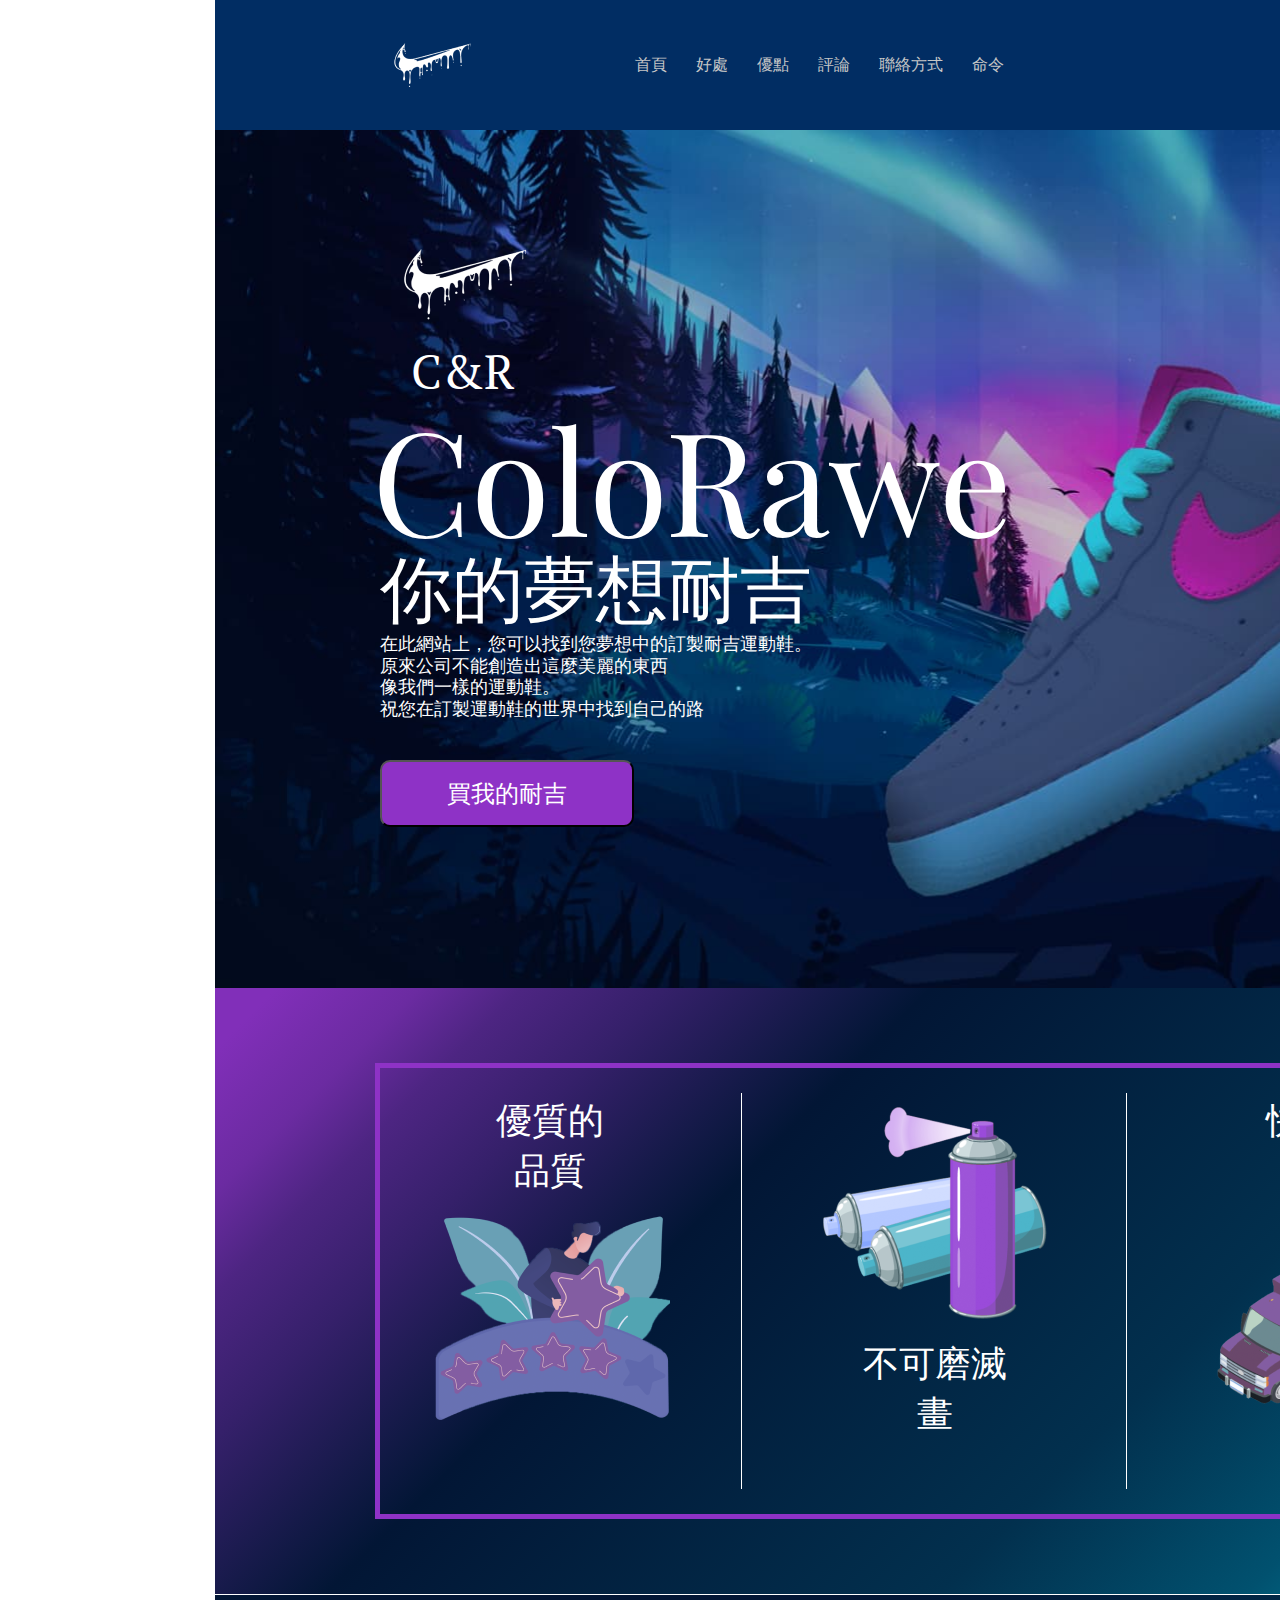
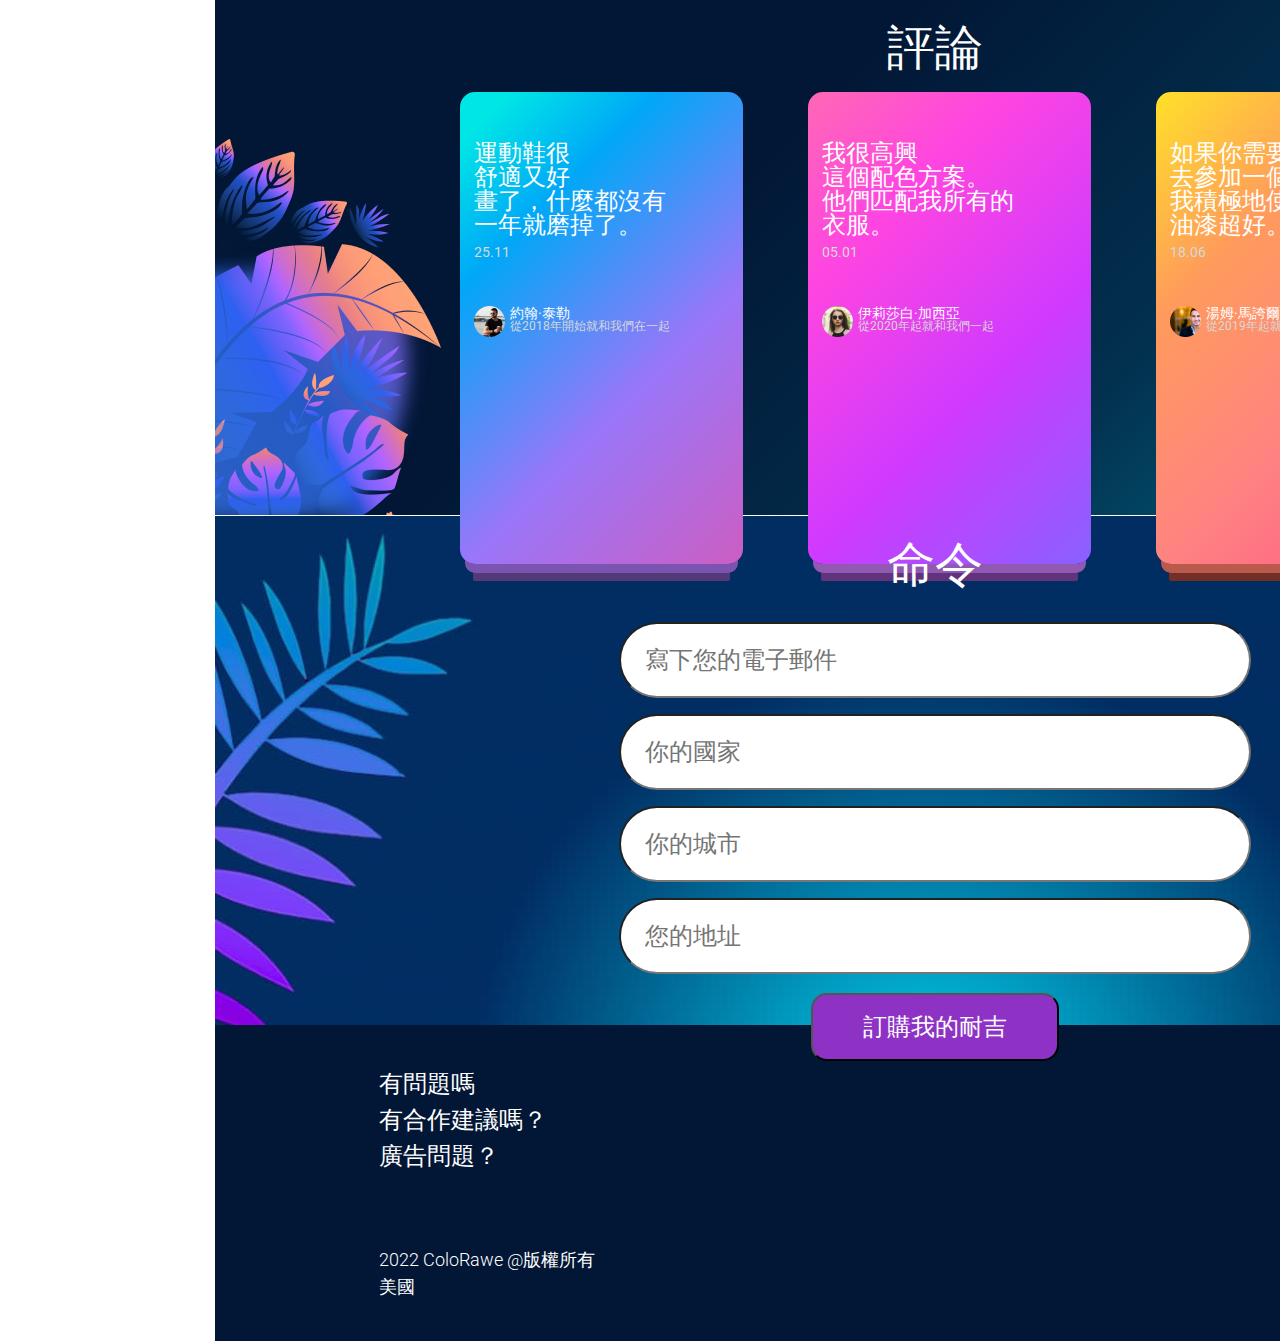
<file: pages/chinese-version.html>
<!DOCTYPE html>
<html lang="zh">
  <head>
    <meta charset="UTF-8" />
    <meta name="viewport" content="width=device-width, initial-scale=1.0" />
    <link rel="shorticon icon" href="../images/header-nike/header-nike_1.png" />
    <title>ColorRave</title>
    <link rel="stylesheet" href="../css/reset.css" />
    <link
      rel="stylesheet"
      href="https://cdnjs.cloudflare.com/ajax/libs/modern-normalize/2.0.0/modern-normalize.min.css"
      integrity="sha512-4xo8blKMVCiXpTaLzQSLSw3KFOVPWhm/TRtuPVc4WG6kUgjH6J03IBuG7JZPkcWMxJ5huwaBpOpnwYElP/m6wg=="
      crossorigin="anonymous"
      referrerpolicy="no-referrer"
    />
    <link
      href="https://fonts.googleapis.com/css2?family=PT+Serif:ital,wght@0,400;0,700;1,400;1,700&family=Playfair+Display:ital,wght@0,400..900;1,400..900&family=Roboto:ital,wght@0,100;0,300;0,400;0,500;0,700;0,900;1,100;1,300;1,400;1,500;1,700;1,900&display=swap"
      rel="stylesheet"
    />
    <link rel="stylesheet" href="../css/styles.css" />
  </head>
  <body>
    <div class="container">
      <header class="header">
        <nav class="nav">
          <ul class="nav-list-left">
            <li class="nav-img">
              <img
                src="../images/header-nike/header-nike_1.png"
                alt="nike_logo"
              />
            </li>
            <li class="nav-item-left"><a href="#">首頁</a></li>
            <li class="nav-item-left"><a href="#">好處</a></li>
            <li class="nav-item-left"><a href="#">優點</a></li>
            <li class="nav-item-left"><a href="#">評論</a></li>
            <li class="nav-item-left"><a href="#">聯絡方式</a></li>
            <li class="nav-item-left"><a href="#">命令</a></li>
          </ul>
          <ul class="nav-list-right">
            <li class="right-list">
              語言
              <ul class="dropdown-menus">
                <li class="nav-item-right">
                  <a href="./ukr-version.html">Ua</a>
                </li>
                <li class="nav-item-right">
                  <a href="../index.html">Eng</a>
                </li>
                <li class="nav-item-right">
                  <a href="./spanish-version.html">Es</a>
                </li>
                <li class="nav-item-right">
                  <a href="./chinese-version.html">Zh</a>
                </li>
                <li class="nav-item-right">
                  <a href="./arabic-version.html">Ar</a>
                </li>
                <li class="nav-item-right">
                  <a href="./french-version.html">Fr</a>
                </li>
              </ul>
            </li>
          </ul>
        </nav>
      </header>
      <main>
        <section class="hero">
          <img src="../images/hero-nike/hero-nike_1.png" alt="nike-logo" />
          <h3 class="logo">C&R</h3>
          <h1 class="tagline">ColoRawe</h1>
          <h2 class="subtagline">你的夢想耐吉</h2>
          <p class="hero-description">
            在此網站上，您可以找到您夢想中的訂製耐吉運動鞋。
            <br />
            原來公司不能創造出這麼美麗的東西 <br />
            像我們一樣的運動鞋。<br />
            祝您在訂製運動鞋的世界中找到自己的路
          </p>
          <button class="hero-button" type="button">買我的耐吉</button>
        </section>
        <section class="advantages">
          <div class="advantages-container">
            <div class="advantages-item">
              <h3>
                優質的 <br />
                品質
              </h3>
              <img
                src="../images/advantages/advantages_1.jpg"
                alt="Premium Quality"
              />
            </div>
            <div class="advantages-item">
              <img
                src="../images/advantages/advantages_2.jpg"
                alt="Indelible Paint"
              />
              <h3>
                不可磨滅 <br />
                畫
              </h3>
            </div>
            <div class="advantages-item">
              <h3>
                快速地 <br />
                船運
              </h3>
              <img
                src="../images/advantages/advantages_3.jpg"
                alt="Fast Shipping"
              />
            </div>
          </div>
        </section>
        <section class="reviews">
          <h2>評論</h2>
          <div class="review-cards">
            <div class="review-card">
              <p class="review-text">
                運動鞋很 <br />
                舒適又好 <br />
                畫了，什麼都沒有 <br />
                一年就磨掉了。
              </p>
              <p class="date">25.11</p>
              <div class="review-footer">
                <img
                  src="../images/buyer-avatars/buyer-avatars_1.jpg"
                  alt="John Taylor"
                  class="review-img"
                />
                <p class="name">約翰·泰勒</p>
                <p class="description">從2018年開始就和我們在一起</p>
              </div>
            </div>
            <div class="review-card">
              <p class="review-text">
                我很高興 <br />
                這個配色方案。 <br />
                他們匹配我所有的 <br />
                衣服。
              </p>
              <p class="date">05.01</p>
              <div class="review-footer">
                <img
                  src="../images/buyer-avatars/buyer-avatars_2.jpg"
                  alt="Elizabeth Garcia"
                  class="review-img"
                />
                <p class="name">伊莉莎白·加西亞</p>
                <p class="description">從2020年起就和我們一起</p>
              </div>
            </div>
            <div class="review-card">
              <p class="review-text">
                如果你需要的話就對了 <br />
                去參加一個聚會。 <br />
                我積極地使用它們，<br />
                油漆超好。
              </p>
              <p class="date">18.06</p>
              <div class="review-footer">
                <img
                  src="../images/buyer-avatars/buyer-avatars_3.jpg"
                  alt="Tom Maquare"
                  class="review-img"
                />
                <p class="name">湯姆·馬誇爾</p>
                <p class="description">從2019年起就和我們在一起</p>
              </div>
            </div>
          </div>
        </section>
        <section class="order">
          <h2>命令</h2>
          <div class="order-container">
            <form name="signup_form" autocomplete="on" novalidate>
              <label for="email"></label><br />
              <input
                type="email"
                id="email"
                name="email"
                class="form-input form-input-large"
                placeholder="寫下您的電子郵件"
                required
              /><br />

              <label for="country"></label><br />
              <input
                type="text"
                id="country"
                name="country"
                class="form-input"
                placeholder="你的國家"
                required
              /><br />

              <label for="city"></label><br />
              <input
                type="text"
                id="city"
                name="city"
                class="form-input"
                placeholder="你的城市"
                required
              /><br />

              <label for="adress"></label><br />
              <input
                type="text"
                id="adress"
                name="adress"
                class="form-input"
                placeholder="您的地址"
                required
              /><br />
              <button class="order-button" type="submit">訂購我的耐吉</button>
            </form>
          </div>
        </section>
      </main>
      <footer class="footer">
        <div class="left-information">
          <p class="left-text">有問題嗎</p>
          <p class="left-text">有合作建議嗎？</p>
          <p class="left-text">廣告問題？</p>
          <div class="left-bottom">
            <p class="left-text-bottom">2022 ColoRawe @版權所有</p>
            <p class="left-text-bottom">美國</p>
          </div>
        </div>
        <div class="right-information">
          <a href="#" class="right-link">ColoRawe_support@gmail.com</a>
          <a href="#" class="right-link">ColoRawe_Cooperation@gmail.com</a>
          <a href="#" class="right-link">ColoRawe_Advertising@gmail.com</a>
          <div class="right-bottom">
            <img
              src="../images/footer-nike/footer-nike_1.png"
              alt="nike-logo"
              class="right-image"
            />
            <p class="right-text">С&R</p>
          </div>
        </div>
      </footer>
    </div>
  </body>
</html>
</file>
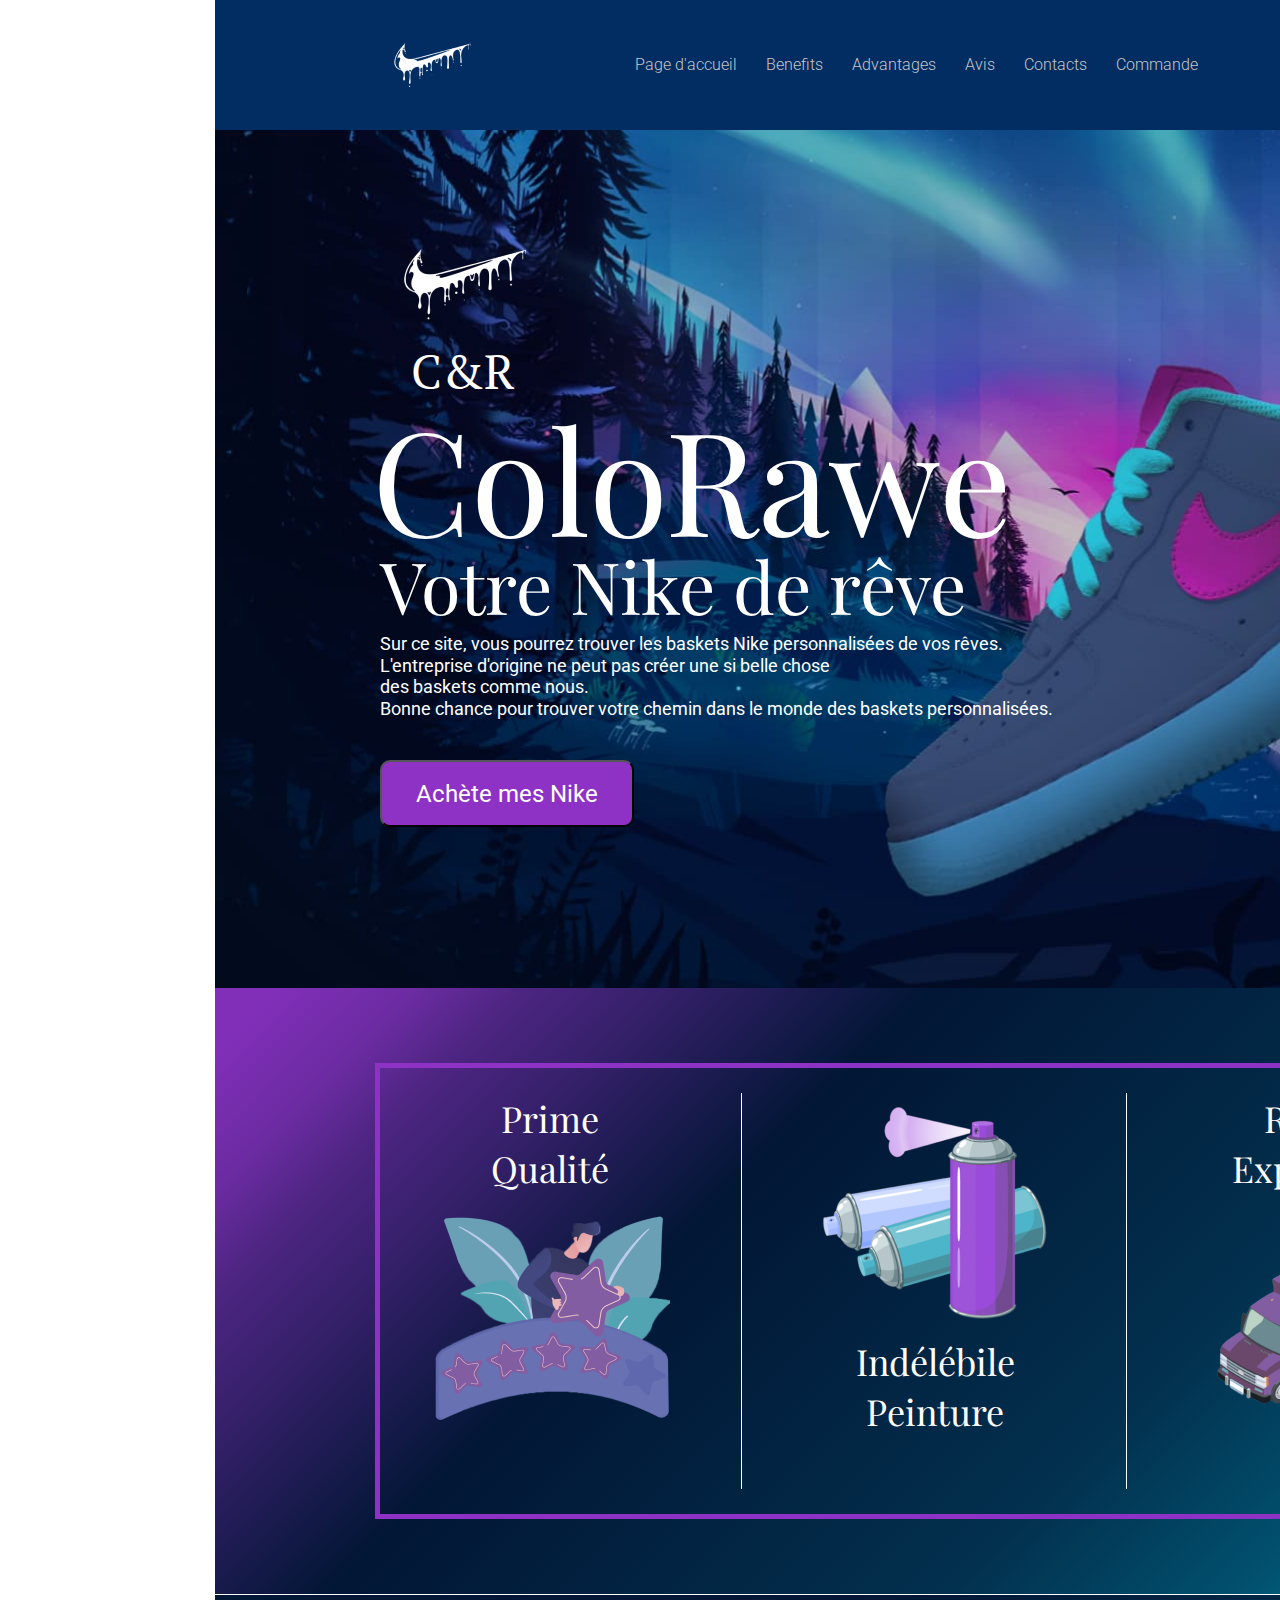
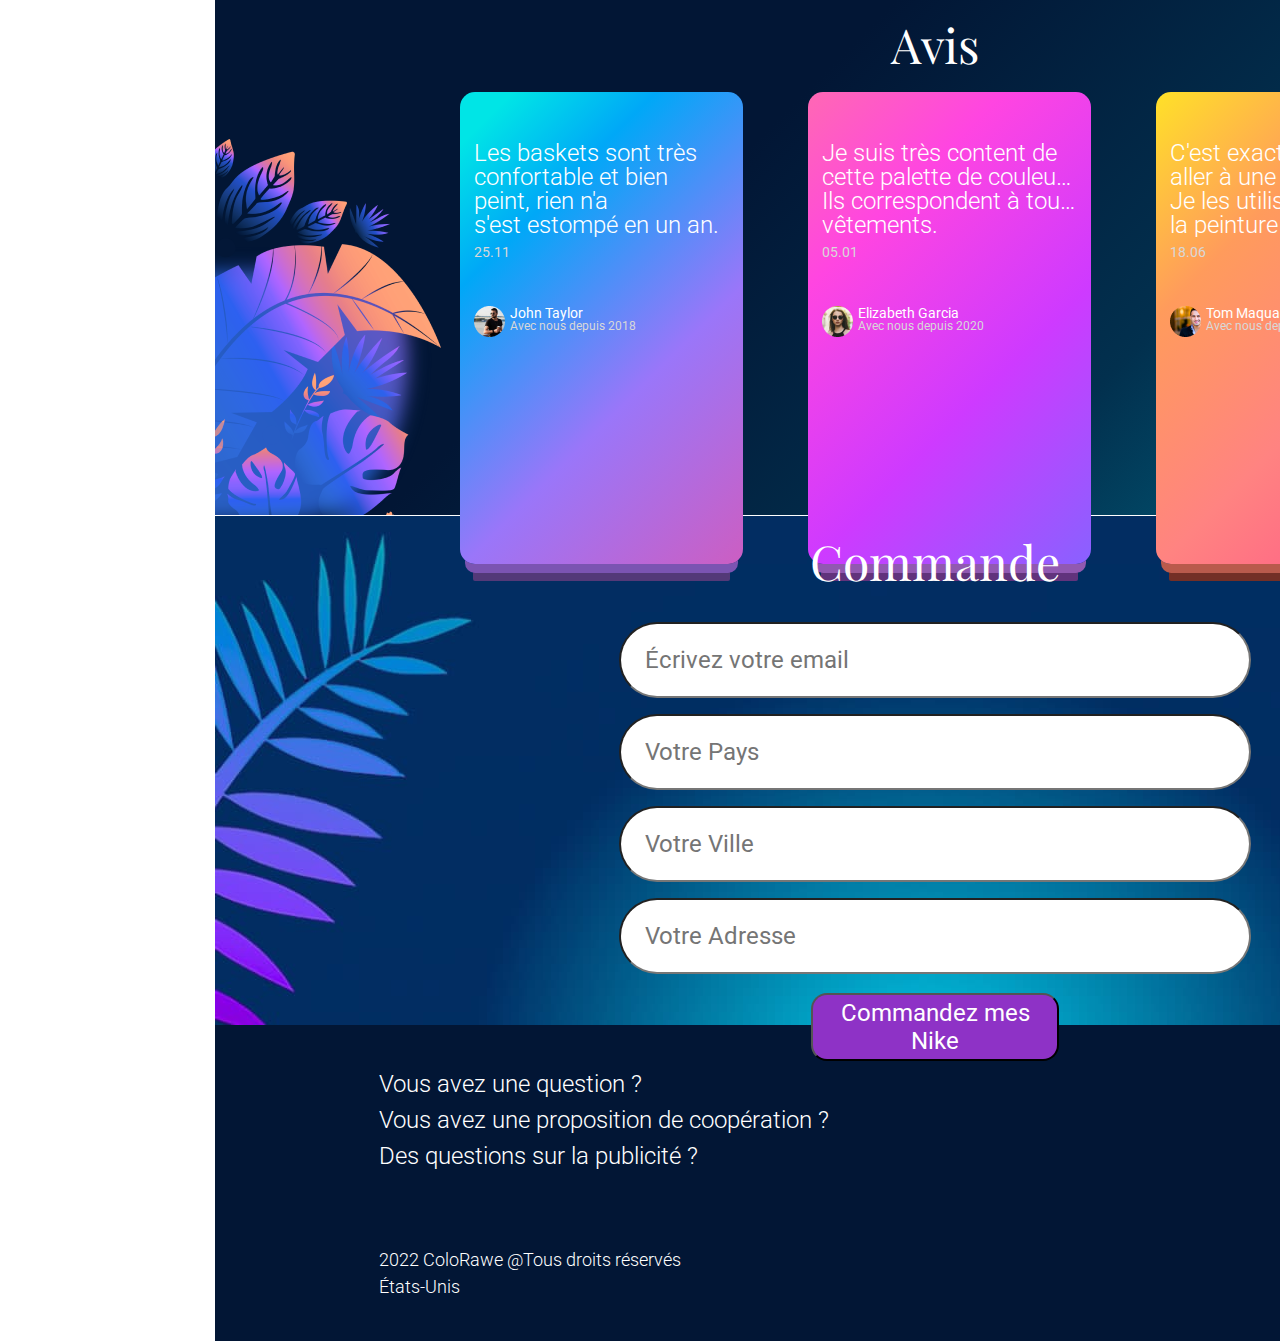
<file: pages/french-version.html>
<!DOCTYPE html>
<html lang="fr">
  <head>
    <meta charset="UTF-8" />
    <meta name="viewport" content="width=device-width, initial-scale=1.0" />
    <link rel="shorticon icon" href="../images/header-nike/header-nike_1.png" />
    <title>ColorRave</title>
    <link rel="stylesheet" href="../css/reset.css" />
    <link
      rel="stylesheet"
      href="https://cdnjs.cloudflare.com/ajax/libs/modern-normalize/2.0.0/modern-normalize.min.css"
      integrity="sha512-4xo8blKMVCiXpTaLzQSLSw3KFOVPWhm/TRtuPVc4WG6kUgjH6J03IBuG7JZPkcWMxJ5huwaBpOpnwYElP/m6wg=="
      crossorigin="anonymous"
      referrerpolicy="no-referrer"
    />
    <link
      href="https://fonts.googleapis.com/css2?family=PT+Serif:ital,wght@0,400;0,700;1,400;1,700&family=Playfair+Display:ital,wght@0,400..900;1,400..900&family=Roboto:ital,wght@0,100;0,300;0,400;0,500;0,700;0,900;1,100;1,300;1,400;1,500;1,700;1,900&display=swap"
      rel="stylesheet"
    />
    <link rel="stylesheet" href="../css/styles.css" />
  </head>
  <body>
    <div class="container">
      <header class="header">
        <nav class="nav">
          <ul class="nav-list-left">
            <li class="nav-img">
              <img
                src="../images/header-nike/header-nike_1.png"
                alt="nike_logo"
              />
            </li>
            <li class="nav-item-left"><a href="#">Page d'accueil</a></li>
            <li class="nav-item-left"><a href="#">Benefits</a></li>
            <li class="nav-item-left"><a href="#">Advantages</a></li>
            <li class="nav-item-left"><a href="#">Avis</a></li>
            <li class="nav-item-left"><a href="#">Contacts</a></li>
            <li class="nav-item-left"><a href="#">Commande</a></li>
          </ul>
          <ul class="nav-list-right">
            <li class="right-list">
              Langages
              <ul class="dropdown-menus">
                <li class="nav-item-right">
                  <a href="./ukr-version.html">Ua</a>
                </li>
                <li class="nav-item-right">
                  <a href="../index.html">Eng</a>
                </li>
                <li class="nav-item-right">
                  <a href="./spanish-version.html">Es</a>
                </li>
                <li class="nav-item-right">
                  <a href="./chinese-version.html">Zh</a>
                </li>
                <li class="nav-item-right">
                  <a href="./arabic-version.html">Ar</a>
                </li>
                <li class="nav-item-right">
                  <a href="./french-version.html">Fr</a>
                </li>
              </ul>
            </li>
          </ul>
        </nav>
      </header>
      <main>
        <section class="hero">
          <img src="../images/hero-nike/hero-nike_1.png" alt="nike-logo" />
          <h3 class="logo">C&R</h3>
          <h1 class="tagline">ColoRawe</h1>
          <h2 class="subtagline">Votre Nike de rêve</h2>
          <p class="hero-description">
            Sur ce site, vous pourrez trouver les baskets Nike personnalisées de
            vos rêves.
            <br />
            L'entreprise d'origine ne peut pas créer une si belle chose <br />
            des baskets comme nous. <br />
            Bonne chance pour trouver votre chemin dans le monde des baskets
            personnalisées.
          </p>
          <button class="hero-button" type="button">Achète mes Nike</button>
        </section>
        <section class="advantages">
          <div class="advantages-container">
            <div class="advantages-item">
              <h3>
                Prime <br />
                Qualité
              </h3>
              <img
                src="../images/advantages/advantages_1.jpg"
                alt="Premium Quality"
              />
            </div>
            <div class="advantages-item">
              <img
                src="../images/advantages/advantages_2.jpg"
                alt="Indelible Paint"
              />
              <h3>
                Indélébile <br />
                Peinture
              </h3>
            </div>
            <div class="advantages-item">
              <h3>
                Rapide <br />
                Expédition
              </h3>
              <img
                src="../images/advantages/advantages_3.jpg"
                alt="Fast Shipping"
              />
            </div>
          </div>
        </section>
        <section class="reviews">
          <h2>Avis</h2>
          <div class="review-cards">
            <div class="review-card">
              <p class="review-text">
                Les baskets sont très <br />
                confortable et bien <br />
                peint, rien n'a <br />
                s'est estompé en un an.
              </p>
              <p class="date">25.11</p>
              <div class="review-footer">
                <img
                  src="../images/buyer-avatars/buyer-avatars_1.jpg"
                  alt="John Taylor"
                  class="review-img"
                />
                <p class="name">John Taylor</p>
                <p class="description">Avec nous depuis 2018</p>
              </div>
            </div>
            <div class="review-card">
              <p class="review-text">
                Je suis très content de <br />
                cette palette de couleurs. <br />
                Ils correspondent à tous mes <br />
                vêtements.
              </p>
              <p class="date">05.01</p>
              <div class="review-footer">
                <img
                  src="../images/buyer-avatars/buyer-avatars_2.jpg"
                  alt="Elizabeth Garcia"
                  class="review-img"
                />
                <p class="name">Elizabeth Garcia</p>
                <p class="description">Avec nous depuis 2020</p>
              </div>
            </div>
            <div class="review-card">
              <p class="review-text">
                C'est exactement ce qu'il vous faut <br />
                aller à une fête. <br />
                Je les utilise activement, <br />
                la peinture est super.
              </p>
              <p class="date">18.06</p>
              <div class="review-footer">
                <img
                  src="../images/buyer-avatars/buyer-avatars_3.jpg"
                  alt="Tom Maquare"
                  class="review-img"
                />
                <p class="name">Tom Maquare</p>
                <p class="description">Avec nous depuis 2019</p>
              </div>
            </div>
          </div>
        </section>
        <section class="order">
          <h2>Commande</h2>
          <div class="order-container">
            <form name="signup_form" autocomplete="on" novalidate>
              <label for="email"></label><br />
              <input
                type="email"
                id="email"
                name="email"
                class="form-input form-input-large"
                placeholder="Écrivez votre email"
                required
              /><br />

              <label for="country"></label><br />
              <input
                type="text"
                id="country"
                name="country"
                class="form-input"
                placeholder="Votre Pays"
                required
              /><br />

              <label for="city"></label><br />
              <input
                type="text"
                id="city"
                name="city"
                class="form-input"
                placeholder="Votre Ville"
                required
              /><br />

              <label for="adress"></label><br />
              <input
                type="text"
                id="adress"
                name="adress"
                class="form-input"
                placeholder="Votre Adresse"
                required
              /><br />
              <button class="order-button" type="submit">
                Commandez mes Nike
              </button>
            </form>
          </div>
        </section>
      </main>
      <footer class="footer">
        <div class="left-information">
          <p class="left-text">Vous avez une question ?</p>
          <p class="left-text">Vous avez une proposition de coopération ?</p>
          <p class="left-text">Des questions sur la publicité ?</p>
          <div class="left-bottom">
            <p class="left-text-bottom">2022 ColoRawe @Tous droits réservés</p>
            <p class="left-text-bottom">États-Unis</p>
          </div>
        </div>
        <div class="right-information">
          <a href="#" class="right-link">ColoRawe_support@gmail.com</a>
          <a href="#" class="right-link">ColoRawe_Cooperation@gmail.com</a>
          <a href="#" class="right-link">ColoRawe_Advertising@gmail.com</a>
          <div class="right-bottom">
            <img
              src="../images/footer-nike/footer-nike_1.png"
              alt="nike-logo"
              class="right-image"
            />
            <p class="right-text">С&R</p>
          </div>
        </div>
      </footer>
    </div>
  </body>
</html>
</file>
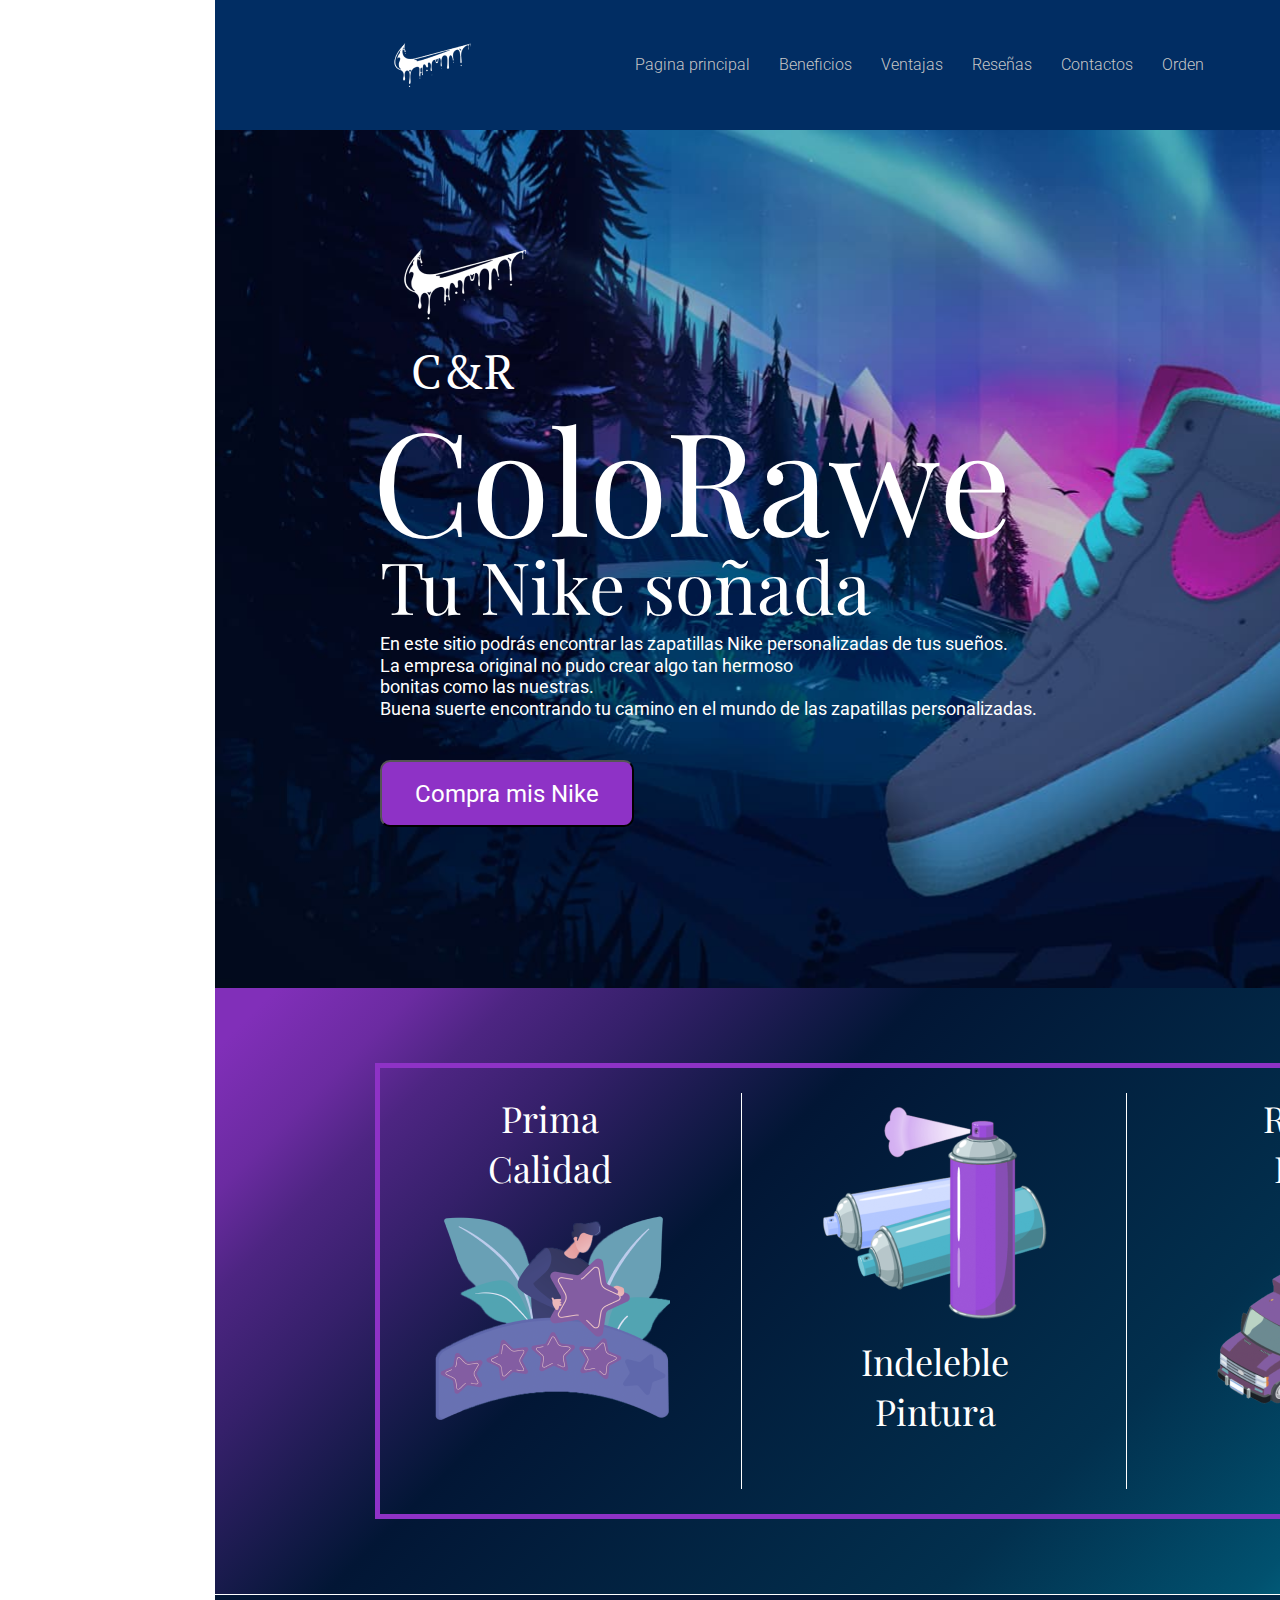
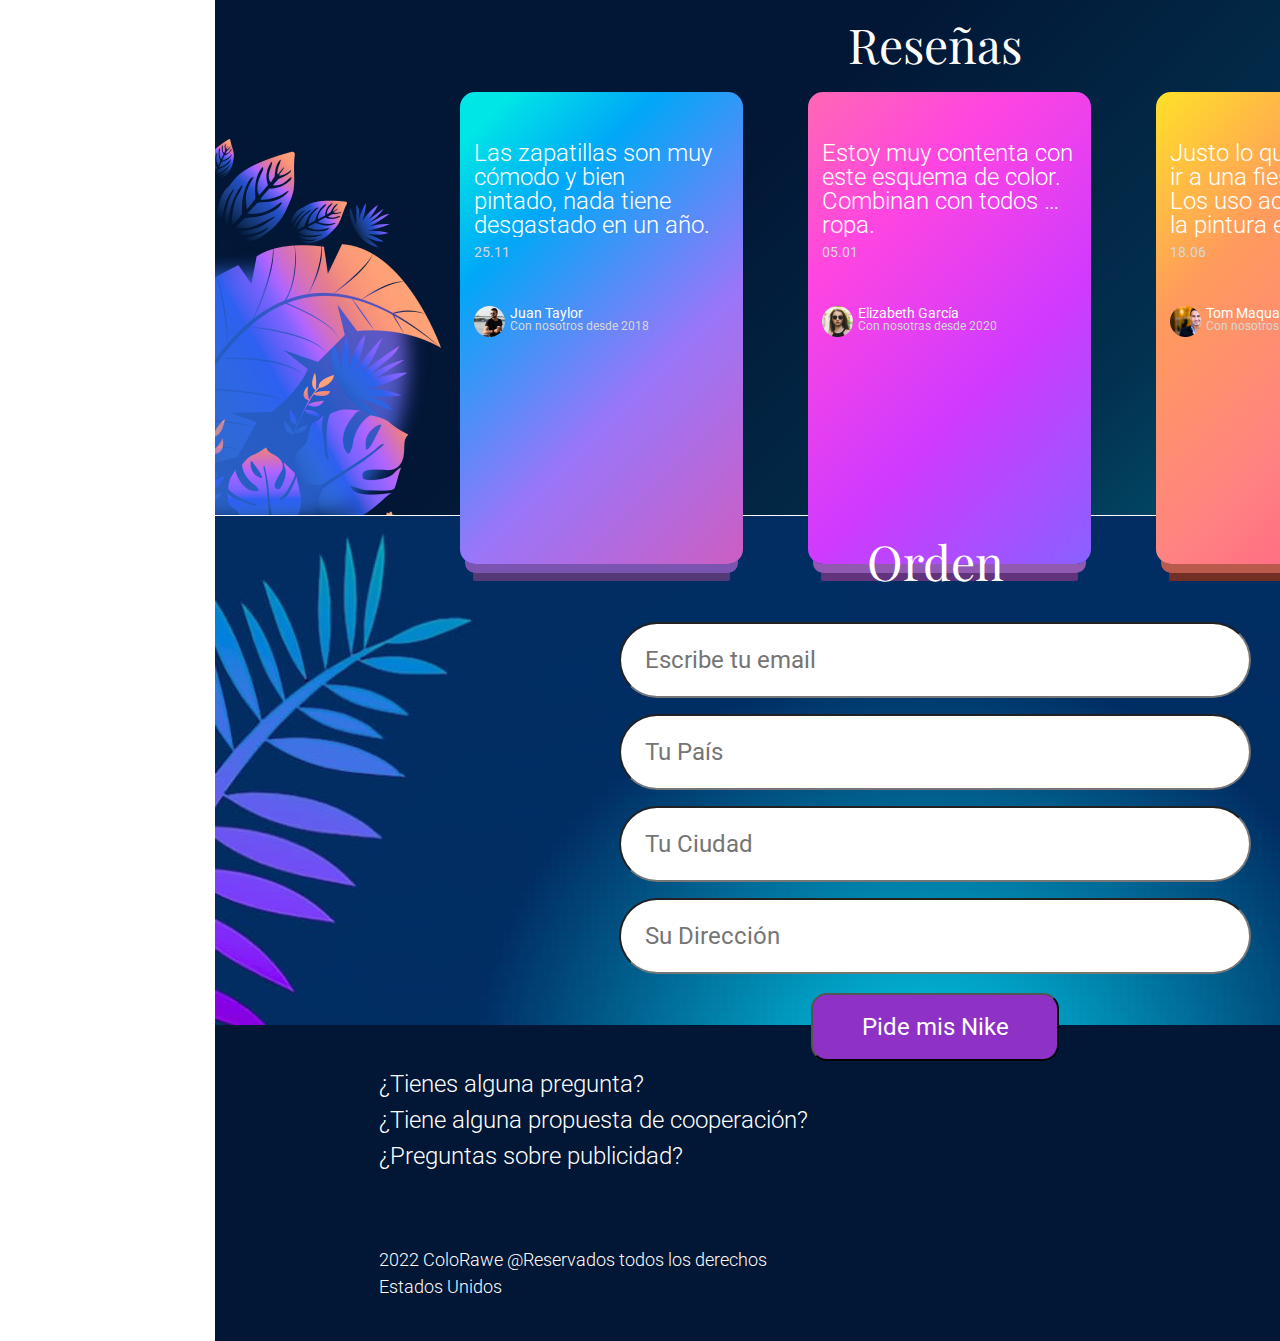
<file: pages/spanish-version.html>
<!DOCTYPE html>
<html lang="es">
  <head>
    <meta charset="UTF-8" />
    <meta name="viewport" content="width=device-width, initial-scale=1.0" />
    <link rel="shorticon icon" href="../images/header-nike/header-nike_1.png" />
    <title>ColorRave</title>
    <link rel="stylesheet" href="../css/reset.css" />
    <link
      rel="stylesheet"
      href="https://cdnjs.cloudflare.com/ajax/libs/modern-normalize/2.0.0/modern-normalize.min.css"
      integrity="sha512-4xo8blKMVCiXpTaLzQSLSw3KFOVPWhm/TRtuPVc4WG6kUgjH6J03IBuG7JZPkcWMxJ5huwaBpOpnwYElP/m6wg=="
      crossorigin="anonymous"
      referrerpolicy="no-referrer"
    />
    <link
      href="https://fonts.googleapis.com/css2?family=PT+Serif:ital,wght@0,400;0,700;1,400;1,700&family=Playfair+Display:ital,wght@0,400..900;1,400..900&family=Roboto:ital,wght@0,100;0,300;0,400;0,500;0,700;0,900;1,100;1,300;1,400;1,500;1,700;1,900&display=swap"
      rel="stylesheet"
    />
    <link rel="stylesheet" href="../css/styles.css" />
  </head>
  <body>
    <div class="container">
      <header class="header">
        <nav class="nav">
          <ul class="nav-list-left">
            <li class="nav-img">
              <img
                src="../images/header-nike/header-nike_1.png"
                alt="nike_logo"
              />
            </li>
            <li class="nav-item-left"><a href="#">Pagina principal</a></li>
            <li class="nav-item-left"><a href="#">Beneficios</a></li>
            <li class="nav-item-left"><a href="#">Ventajas</a></li>
            <li class="nav-item-left"><a href="#">Reseñas</a></li>
            <li class="nav-item-left"><a href="#">Contactos</a></li>
            <li class="nav-item-left"><a href="#">Orden</a></li>
          </ul>
          <ul class="nav-list-right">
            <li class="right-list">
              Idiomas
              <ul class="dropdown-menus">
                <li class="nav-item-right">
                  <a href="./ukr-version.html">Ua</a>
                </li>
                <li class="nav-item-right">
                  <a href="../index.html">Eng</a>
                </li>
                <li class="nav-item-right">
                  <a href="./spanish-version.html">Es</a>
                </li>
                <li class="nav-item-right">
                  <a href="./chinese-version.html">Zh</a>
                </li>
                <li class="nav-item-right">
                  <a href="./arabic-version.html">Ar</a>
                </li>
                <li class="nav-item-right">
                  <a href="./french-version.html">Fr</a>
                </li>
              </ul>
            </li>
          </ul>
        </nav>
      </header>
      <main>
        <section class="hero">
          <img src="../images/hero-nike/hero-nike_1.png" alt="nike-logo" />
          <h3 class="logo">C&R</h3>
          <h1 class="tagline">ColoRawe</h1>
          <h2 class="subtagline">Tu Nike soñada</h2>
          <p class="hero-description">
            En este sitio podrás encontrar las zapatillas Nike personalizadas de
            tus sueños.
            <br />
            La empresa original no pudo crear algo tan hermoso <br />
            bonitas como las nuestras. <br />
            Buena suerte encontrando tu camino en el mundo de las zapatillas
            personalizadas.
          </p>
          <button class="hero-button" type="button">Compra mis Nike</button>
        </section>
        <section class="advantages">
          <div class="advantages-container">
            <div class="advantages-item">
              <h3>
                Prima <br />
                Calidad
              </h3>
              <img
                src="../images/advantages/advantages_1.jpg"
                alt="Premium Quality"
              />
            </div>
            <div class="advantages-item">
              <img
                src="../images/advantages/advantages_2.jpg"
                alt="Indelible Paint"
              />
              <h3>
                Indeleble <br />
                Pintura
              </h3>
            </div>
            <div class="advantages-item">
              <h3>
                Rápido <br />
                Envío
              </h3>
              <img
                src="../images/advantages/advantages_3.jpg"
                alt="Fast Shipping"
              />
            </div>
          </div>
        </section>
        <section class="reviews">
          <h2>Reseñas</h2>
          <div class="review-cards">
            <div class="review-card">
              <p class="review-text">
                Las zapatillas son muy <br />
                cómodo y bien <br />
                pintado, nada tiene <br />
                desgastado en un año.
              </p>
              <p class="date">25.11</p>
              <div class="review-footer">
                <img
                  src="../images/buyer-avatars/buyer-avatars_1.jpg"
                  alt="John Taylor"
                  class="review-img"
                />
                <p class="name">Juan Taylor</p>
                <p class="description">Con nosotros desde 2018</p>
              </div>
            </div>
            <div class="review-card">
              <p class="review-text">
                Estoy muy contenta con <br />
                este esquema de color. <br />
                Combinan con todos mis <br />
                ropa.
              </p>
              <p class="date">05.01</p>
              <div class="review-footer">
                <img
                  src="../images/buyer-avatars/buyer-avatars_2.jpg"
                  alt="Elizabeth Garcia"
                  class="review-img"
                />
                <p class="name">Elizabeth García</p>
                <p class="description">Con nosotras desde 2020</p>
              </div>
            </div>
            <div class="review-card">
              <p class="review-text">
                Justo lo que necesitas <br />
                ir a una fiesta <br />
                Los uso activamente, <br />
                la pintura es estupenda.
              </p>
              <p class="date">18.06</p>
              <div class="review-footer">
                <img
                  src="../images/buyer-avatars/buyer-avatars_3.jpg"
                  alt="Tom Maquare"
                  class="review-img"
                />
                <p class="name">Tom Maquare</p>
                <p class="description">Con nosotros desde 2019</p>
              </div>
            </div>
          </div>
        </section>
        <section class="order">
          <h2>Orden</h2>
          <div class="order-container">
            <form name="signup_form" autocomplete="on" novalidate>
              <label for="email"></label><br />
              <input
                type="email"
                id="email"
                name="email"
                class="form-input form-input-large"
                placeholder="Escribe tu email"
                required
              /><br />

              <label for="country"></label><br />
              <input
                type="text"
                id="country"
                name="country"
                class="form-input"
                placeholder="Tu País"
                required
              /><br />

              <label for="city"></label><br />
              <input
                type="text"
                id="city"
                name="city"
                class="form-input"
                placeholder="Tu Ciudad"
                required
              /><br />

              <label for="adress"></label><br />
              <input
                type="text"
                id="adress"
                name="adress"
                class="form-input"
                placeholder="Su Dirección"
                required
              /><br />
              <button class="order-button" type="submit">Pide mis Nike</button>
            </form>
          </div>
        </section>
      </main>
      <footer class="footer">
        <div class="left-information">
          <p class="left-text">¿Tienes alguna pregunta?</p>
          <p class="left-text">¿Tiene alguna propuesta de cooperación?</p>
          <p class="left-text">¿Preguntas sobre publicidad?</p>
          <div class="left-bottom">
            <p class="left-text-bottom">
              2022 ColoRawe @Reservados todos los derechos
            </p>
            <p class="left-text-bottom">Estados Unidos</p>
          </div>
        </div>
        <div class="right-information">
          <a href="#" class="right-link">ColoRawe_support@gmail.com</a>
          <a href="#" class="right-link">ColoRawe_Cooperation@gmail.com</a>
          <a href="#" class="right-link">ColoRawe_Advertising@gmail.com</a>
          <div class="right-bottom">
            <img
              src="../images/footer-nike/footer-nike_1.png"
              alt="nike-logo"
              class="right-image"
            />
            <p class="right-text">С&R</p>
          </div>
        </div>
      </footer>
    </div>
  </body>
</html>
</file>
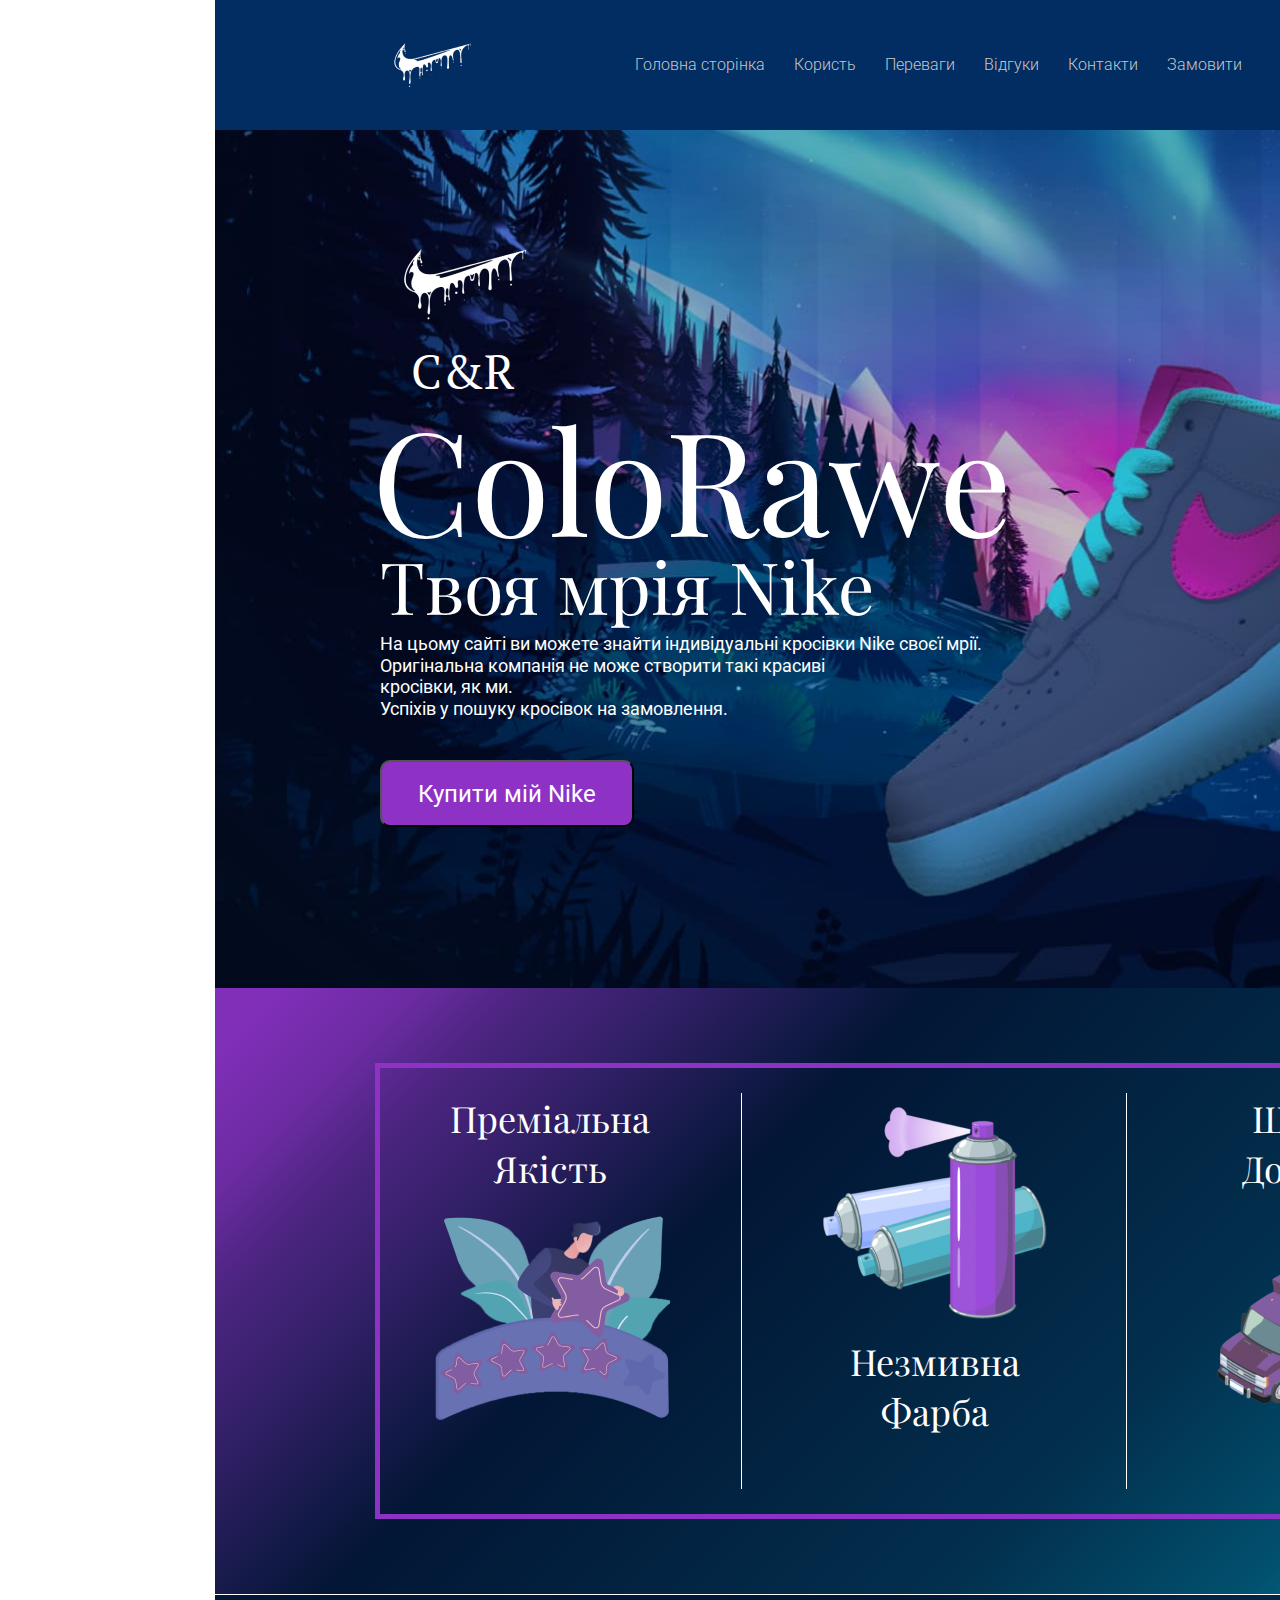
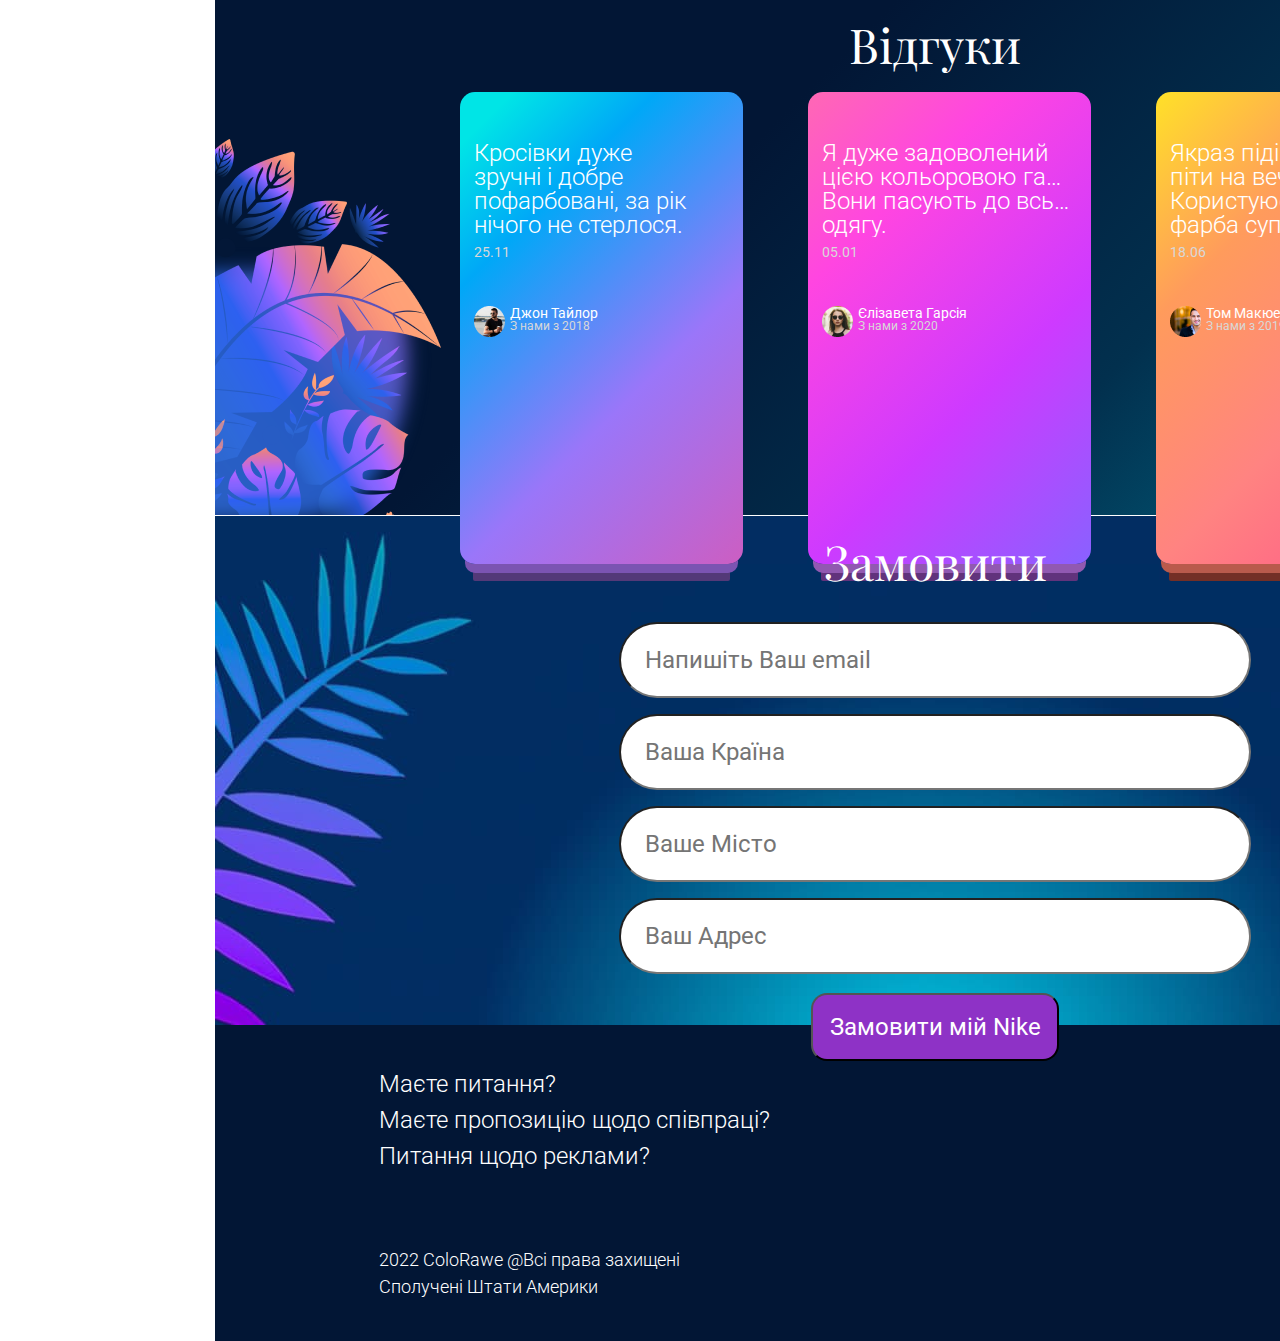
<file: pages/ukr-version.html>
<!DOCTYPE html>
<html lang="uk">
  <head>
    <meta charset="UTF-8" />
    <meta name="viewport" content="width=device-width, initial-scale=1.0" />
    <link rel="shorticon icon" href="../images/header-nike/header-nike_1.png" />
    <title>ColorRave</title>
    <link rel="stylesheet" href="../css/reset.css" />
    <link
      rel="stylesheet"
      href="https://cdnjs.cloudflare.com/ajax/libs/modern-normalize/2.0.0/modern-normalize.min.css"
      integrity="sha512-4xo8blKMVCiXpTaLzQSLSw3KFOVPWhm/TRtuPVc4WG6kUgjH6J03IBuG7JZPkcWMxJ5huwaBpOpnwYElP/m6wg=="
      crossorigin="anonymous"
      referrerpolicy="no-referrer"
    />
    <link
      href="https://fonts.googleapis.com/css2?family=PT+Serif:ital,wght@0,400;0,700;1,400;1,700&family=Playfair+Display:ital,wght@0,400..900;1,400..900&family=Roboto:ital,wght@0,100;0,300;0,400;0,500;0,700;0,900;1,100;1,300;1,400;1,500;1,700;1,900&display=swap"
      rel="stylesheet"
    />
    <link rel="stylesheet" href="../css/styles.css" />
  </head>
  <body>
    <div class="container">
      <header class="header">
        <nav class="nav">
          <ul class="nav-list-left">
            <li class="nav-img">
              <img
                src="../images/header-nike/header-nike_1.png"
                alt="nike_logo"
              />
            </li>
            <li class="nav-item-left"><a href="#">Головна сторінка</a></li>
            <li class="nav-item-left"><a href="#">Користь</a></li>
            <li class="nav-item-left"><a href="#">Переваги</a></li>
            <li class="nav-item-left"><a href="#">Відгуки</a></li>
            <li class="nav-item-left"><a href="#">Контакти</a></li>
            <li class="nav-item-left"><a href="#">Замовити</a></li>
          </ul>
          <ul class="nav-list-right">
            <li class="right-list">
              Мови
              <ul class="dropdown-menus">
                <li class="nav-item-right">
                  <a href="./ukr-version.html">Ua</a>
                </li>
                <li class="nav-item-right">
                  <a href="../index.html">Eng</a>
                </li>
                <li class="nav-item-right">
                  <a href="./spanish-version.html">Es</a>
                </li>
                <li class="nav-item-right">
                  <a href="./chinese-version.html">Zh</a>
                </li>
                <li class="nav-item-right">
                  <a href="./arabic-version.html">Ar</a>
                </li>
                <li class="nav-item-right">
                  <a href="./french-version.html">Fr</a>
                </li>
              </ul>
            </li>
          </ul>
        </nav>
      </header>
      <main>
        <section class="hero">
          <img src="../images/hero-nike/hero-nike_1.png" alt="nike-logo" />
          <h3 class="logo">C&R</h3>
          <h1 class="tagline">ColoRawe</h1>
          <h2 class="subtagline">Твоя мрія Nike</h2>
          <p class="hero-description">
            На цьому сайті ви можете знайти індивідуальні кросівки Nike своєї
            мрії.
            <br />
            Оригінальна компанія не може створити такі красиві <br />
            кросівки, як ми. <br />
            Успіхів у пошуку кросівок на замовлення.
          </p>
          <button class="hero-button" type="button">Купити мій Nike</button>
        </section>
        <section class="advantages">
          <div class="advantages-container">
            <div class="advantages-item">
              <h3>
                Преміальна <br />
                Якість
              </h3>
              <img
                src="../images/advantages/advantages_1.jpg"
                alt="Premium Quality"
              />
            </div>
            <div class="advantages-item">
              <img
                src="../images/advantages/advantages_2.jpg"
                alt="Indelible Paint"
              />
              <h3>
                Незмивна <br />
                Фарба
              </h3>
            </div>
            <div class="advantages-item">
              <h3>
                Швидка <br />
                Доставка
              </h3>
              <img
                src="../images/advantages/advantages_3.jpg"
                alt="Fast Shipping"
              />
            </div>
          </div>
        </section>
        <section class="reviews">
          <h2>Відгуки</h2>
          <div class="review-cards">
            <div class="review-card">
              <p class="review-text">
                Кросівки дуже <br />
                зручні і добре <br />
                пофарбовані, за рік <br />
                нічого не стерлося.
              </p>
              <p class="date">25.11</p>
              <div class="review-footer">
                <img
                  src="../images/buyer-avatars/buyer-avatars_1.jpg"
                  alt="John Taylor"
                  class="review-img"
                />
                <p class="name">Джон Тайлор</p>
                <p class="description">З нами з 2018</p>
              </div>
            </div>
            <div class="review-card">
              <p class="review-text">
                Я дуже задоволений <br />
                цією кольоровою гамою. <br />
                Вони пасують до всього мого <br />
                одягу.
              </p>
              <p class="date">05.01</p>
              <div class="review-footer">
                <img
                  src="../images/buyer-avatars/buyer-avatars_2.jpg"
                  alt="Elizabeth Garcia"
                  class="review-img"
                />
                <p class="name">Єлізавета Гарсія</p>
                <p class="description">З нами з 2020</p>
              </div>
            </div>
            <div class="review-card">
              <p class="review-text">
                Якраз підійде, якщо вам потрібно <br />
                піти на вечірку. <br />
                Користуюся активно, <br />
                фарба супер.
              </p>
              <p class="date">18.06</p>
              <div class="review-footer">
                <img
                  src="../images/buyer-avatars/buyer-avatars_3.jpg"
                  alt="Tom Maquare"
                  class="review-img"
                />
                <p class="name">Том Макюер</p>
                <p class="description">З нами з 2019</p>
              </div>
            </div>
          </div>
        </section>
        <section class="order">
          <h2>Замовити</h2>
          <div class="order-container">
            <form name="signup_form" autocomplete="on" novalidate>
              <label for="email"></label><br />
              <input
                type="email"
                id="email"
                name="email"
                class="form-input form-input-large"
                placeholder="Напишіть Ваш email"
                required
              /><br />

              <label for="country"></label><br />
              <input
                type="text"
                id="country"
                name="country"
                class="form-input"
                placeholder="Ваша Країна"
                required
              /><br />

              <label for="city"></label><br />
              <input
                type="text"
                id="city"
                name="city"
                class="form-input"
                placeholder="Ваше Місто"
                required
              /><br />

              <label for="adress"></label><br />
              <input
                type="text"
                id="adress"
                name="adress"
                class="form-input"
                placeholder="Ваш Адрес"
                required
              /><br />
              <button class="order-button" type="submit">
                Замовити мій Nike
              </button>
            </form>
          </div>
        </section>
      </main>
      <footer class="footer">
        <div class="left-information">
          <p class="left-text">Маєте питання?</p>
          <p class="left-text">Маєте пропозицію щодо співпраці?</p>
          <p class="left-text">Питання щодо реклами?</p>
          <div class="left-bottom">
            <p class="left-text-bottom">2022 ColoRawe @Всі права захищені</p>
            <p class="left-text-bottom">Сполучені Штати Америки</p>
          </div>
        </div>
        <div class="right-information">
          <a href="#" class="right-link">ColoRawe_support@gmail.com</a>
          <a href="#" class="right-link">ColoRawe_Cooperation@gmail.com</a>
          <a href="#" class="right-link">ColoRawe_Advertising@gmail.com</a>
          <div class="right-bottom">
            <img
              src="../images/footer-nike/footer-nike_1.png"
              alt="nike-logo"
              class="right-image"
            />
            <p class="right-text">С&R</p>
          </div>
        </div>
      </footer>
    </div>
  </body>
</html>
</file>
<file: css/styles.css>
:root {
  --main-color: #021635;
  --main-text-color: #FFFFFF;
  --header-background-color: #012D63;
  --header-nav-color: #C7C7C7;
  --hero-button-color: #8E32C6;
  --main-font: 'Roboto', sans-serif;
  --secondary-font: 'Playfair Display', serif;
  --tertiary-font: 'PT Serif', serif;
  }

  .container {
  width: 1440px;
  height: 2875px;
  margin-right: 215px; 
  margin-left: 215px;
  }

  .header {
  background-color: var(--header-background-color);
  height: 90px;
  width: 1440px;
  display: flex;
  align-items: center;
  justify-content: space-between;
  padding: 20px 0;
  }

  .nav {
  display: flex;
  align-items: center;
  width: 100%;
  }
  
  .nav-list-left {
  display: flex;
  align-items: center;
  }

  .header .nav-list-right {
  margin-right: 165px;
  margin-left: auto;
  }

  .nav-list-right, .dropdown-menus {
  list-style: none;
  margin: 0;
  padding: 0;
  }
  
  .right-list {
  position: relative;
  cursor: pointer;
  font-family: var(--main-font);
  font-weight: 300;
  color: var(--header-nav-color);
  padding: 10px;
  display: inline-block;
  }
  
  .dropdown-menus {
  position: absolute;
  top: 100%;
  background-color: #527691;
  border-radius: 5px;
  display: none;
  box-shadow: 0 0 5px #020b25;
  }
  
  .nav-item-right {
  padding: 10px;
  }
  
  .right-list:hover .dropdown-menus {
  display: block;
  }
  
  .nav-img {
  padding-left: 168px;
  padding-right: 152px;
  display: flex;
  }

  .nav-item-left {
  padding-right: 29px;
  }

  .header li a {
  text-decoration: none;
  color: var(--header-nav-color);
  font-family: var(--main-font);
  font-weight: 300;
  transition: color 0.3s;
  }

  .header li a:hover {
  color: var(--main-text-color);
  font-weight: 400;
  }


  .hero {
  background-image: url("../images/hero/hero_1.jpg");
  background-repeat: no-repeat;
  background-position: center;
  background-size: cover;
  height: 858px;
  width: 1440px;
  }

  .hero img {
  margin: 94px 0 0 171px;
  }

  .logo {
  font-family: var(--tertiary-font);
  font-weight: 400;
  color: var(--main-text-color);
  font-size: 48px;
  margin-left: 196px;
  }

  .tagline {
  font-family: var(--secondary-font);
  font-weight: 400;
  color: var(--main-text-color);
  font-size: 144px;
  margin: 10px 0 0 157px;
  }

  .subtagline {
  font-family: var(--secondary-font);
  font-weight: 400;
  color: var(--main-text-color);
  font-size: 72px;
  margin-left: 165px;
  }

  .hero-description {
  font-family: var(--main-font);
  font-weight: 400;
  color: var(--main-text-color);
  font-size: 18px;
  line-height: 1.2;
  margin: 12px 0 0 165px;
  }

  .hero-button {
  color: var(--main-text-color);
  background-color: var(--hero-button-color); 
  border-radius: 10px;
  width: 254px;
  height: 67px;
  font-family: var(--main-font);
  font-weight: 400;
  font-size: 24px;
  margin: 41px 0 0 165px;
  }

  .hero-button:hover {
  background-color: #62789c;
  transition: 1s;
  }


  .advantages {
  background: linear-gradient(135deg, #812FB9 3%, #6B2BA1 10%, #4D2582 15%, #35206A 22%, #021635 35%, #02304E 65%, #01516F 80%, #01AECA 100%);
  height: 606px;
  width: 1440px;
  display: flex;
  justify-content: center;
  align-items: center;
  border-bottom: 1px solid #fff; 
  }
  
  .advantages-container {
  padding: 25px 50px;
  border: 5px solid #8E32C6;
  height: 396px;
  display: grid;
  grid-template-columns: repeat(3, 240px);
  column-gap: 145px;
  justify-content: center;
  }
  
  .advantages-item {
  text-align: center;
  color: var(--main-text-color);
  position: relative;
  }
  
  .advantages-item:not(:last-child)::after {
  content: "";
  position: absolute;
  top: 0;
  right: -72px;
  width: 1px;
  height: 100%;
  background-color: #fff;
  }
  
  .advantages-item h3 {
  font-family: var(--secondary-font);
  font-weight: 400;
  font-size: 36px;
  line-height: 1.4;
  }
  
  
  .reviews {
  height: 520px;
  width: 1440px;
  border-bottom: 1px solid #fff;
  background-image: 
  url("../images/reviews/reviews_1.jpg"),
  linear-gradient(135deg, #021635 35%, #02304E 65%, #01516F 80%, #01AECA 100%);
  background-position: left bottom;
  background-repeat: no-repeat;
  }
  
  .reviews h2 {
  font-family: var(--secondary-font);
  font-weight: 400;
  color: var(--main-text-color);
  font-size: 48px;
  display: flex;
  justify-content: center;
  padding: 25px 0 24px;
  }
  
  .review-cards {
  display: grid;
  grid-template-columns: repeat(3, 255px);
  column-gap: 93px;
  justify-content: center;
  }
  
  .review-card {
  padding: 49px 14px 131px 14px;
  height: 292px;
  width: 255px;
  border-radius: 15px;
  }

  .review-card:hover {
  height: 330px;
  }

  .review-card:hover .review-text {
  white-space: normal;
  overflow: visible;
  }

  .review-card:first-child {
  background: linear-gradient(135deg, #00E5E6 7%, #00A8F7 26%, #9A76F9 63%, #CC5EC2 100%);
  box-shadow: 0 14px 0 -5px #7B54B2, 0 30px 0 -13px #533978;
  }

  .review-card:nth-child(2) {
  background: linear-gradient(135deg, #FF68B4 0%, #FF45E1 26%, #CE3AFF 63%, #8961FF 100%);
   box-shadow: 0 14px 0 -5px #9159B1, 0 30px 0 -13px #61337C;
  }
  
  .review-card:nth-child(3) {
  background: linear-gradient(135deg, #FFE128 0%, #FF9B5C 30%, #FF8381 63%, #FF5489 100%);
  box-shadow: 0 14px 0 -5px #B95A4C, 0 30px 0 -13px #732F26;
  }

  .review-text {
  font-family: var(--main-font);
  font-weight: 300;
  color: var(--main-text-color);
  font-size: 24px;
  white-space: nowrap;
  overflow: hidden;
  text-overflow: ellipsis;
  }
  
  .date {
  font-family: var(--main-font);
  font-weight: 400;
  color: #D8D8D8;
  font-size: 14px;
  margin-top: 8px;
  }

  .review-footer {
  margin-top: 47px;
  }

  .review-img {
  float: left;
  margin-right: 5px;
  }
  
  .name {
  font-family: var(--main-font);
  font-weight: 400;
  color: var(--main-text-color);
  font-size: 14px;
  }
  
  .description {
  font-family: var(--main-font);
  font-weight: 400;
  color: #D8D8D8;
  font-size: 12px;
  }  


  .order {
  background-image: url("../images/order/order_1.jpg");
  background-repeat: no-repeat;
  background-position: center;
  background-size: cover;
  height: 509px;
  width: 1440px;
  display: flex;
  flex-direction: column;
  align-items: center;
  text-align: center;
  }

  .order-container {
  grid-template-rows: repeat(4, 50px);
  gap: 19px;
  }
  
  .order h2 {
  font-family: var(--secondary-font);
  font-weight: 400;
  color: var(--main-text-color);
  font-size: 48px;
  display: flex;
  justify-content: center;
  padding: 21px 33px;
  }
  
  .form-input {
  height: 50px;
  width: 580px;
  padding: 11px 24px;
  border-radius: 50px;
  font-family: var(--main-font);
  font-weight: 400;
  font-size: 24px;
  }
  
  .form-input:focus {
  width: 690px;
  height: 60px;
  border-color: #3f7dac;
  outline: none;
  box-shadow: 0 0 5px #020b25;
  }
  
  .order-button {
  color: var(--main-text-color);
  background-color: var(--hero-button-color);
  border-radius: 16px;
  width: 248px;
  height: 68px;
  font-family: var(--main-font);
  font-weight: 400;
  font-size: 24px;
  margin: 19px 37px;
  }
  
  .order-button:hover {
  background-color: #024a70;
  transition: 1s;
  }
  

  .footer {
  background-color: var(--main-color);
  height: 316px;
  width: 1440px;
  display: flex;
  justify-content: space-between;
  align-items: center;
  padding: 0 164px;
  color: white;
  }

  .left-information,
  .right-information {
  display: flex;
  flex-direction: column;
  }

  .left-information {
  align-items: flex-start;
  }

  .right-information {
  align-items: flex-end;
  text-align: right;
  }

  .left-text,
  .left-text-bottom,
  .right-link {
  font-family: var(--main-font);
  font-weight: 300;
  color: white;
  }

  .left-text {
  font-size: 24px;
  line-height: 1.5;
  }

  .left-bottom {
  padding-top: 72px;
  }

  .left-text-bottom {
  font-size: 18px;
  line-height: 1.5;
  }

  .right-link {
  font-size: 24px;
  line-height: 1.5;
  }
  
  .right-bottom {
  display: flex;
  flex-direction: column;
  align-items: center;
  padding-top: 19px;
  }

  .right-text {
  font-family: var(--tertiary-font);
  font-weight: 300;
  font-size: 24px;
  line-height: 1;
  }
</file>
